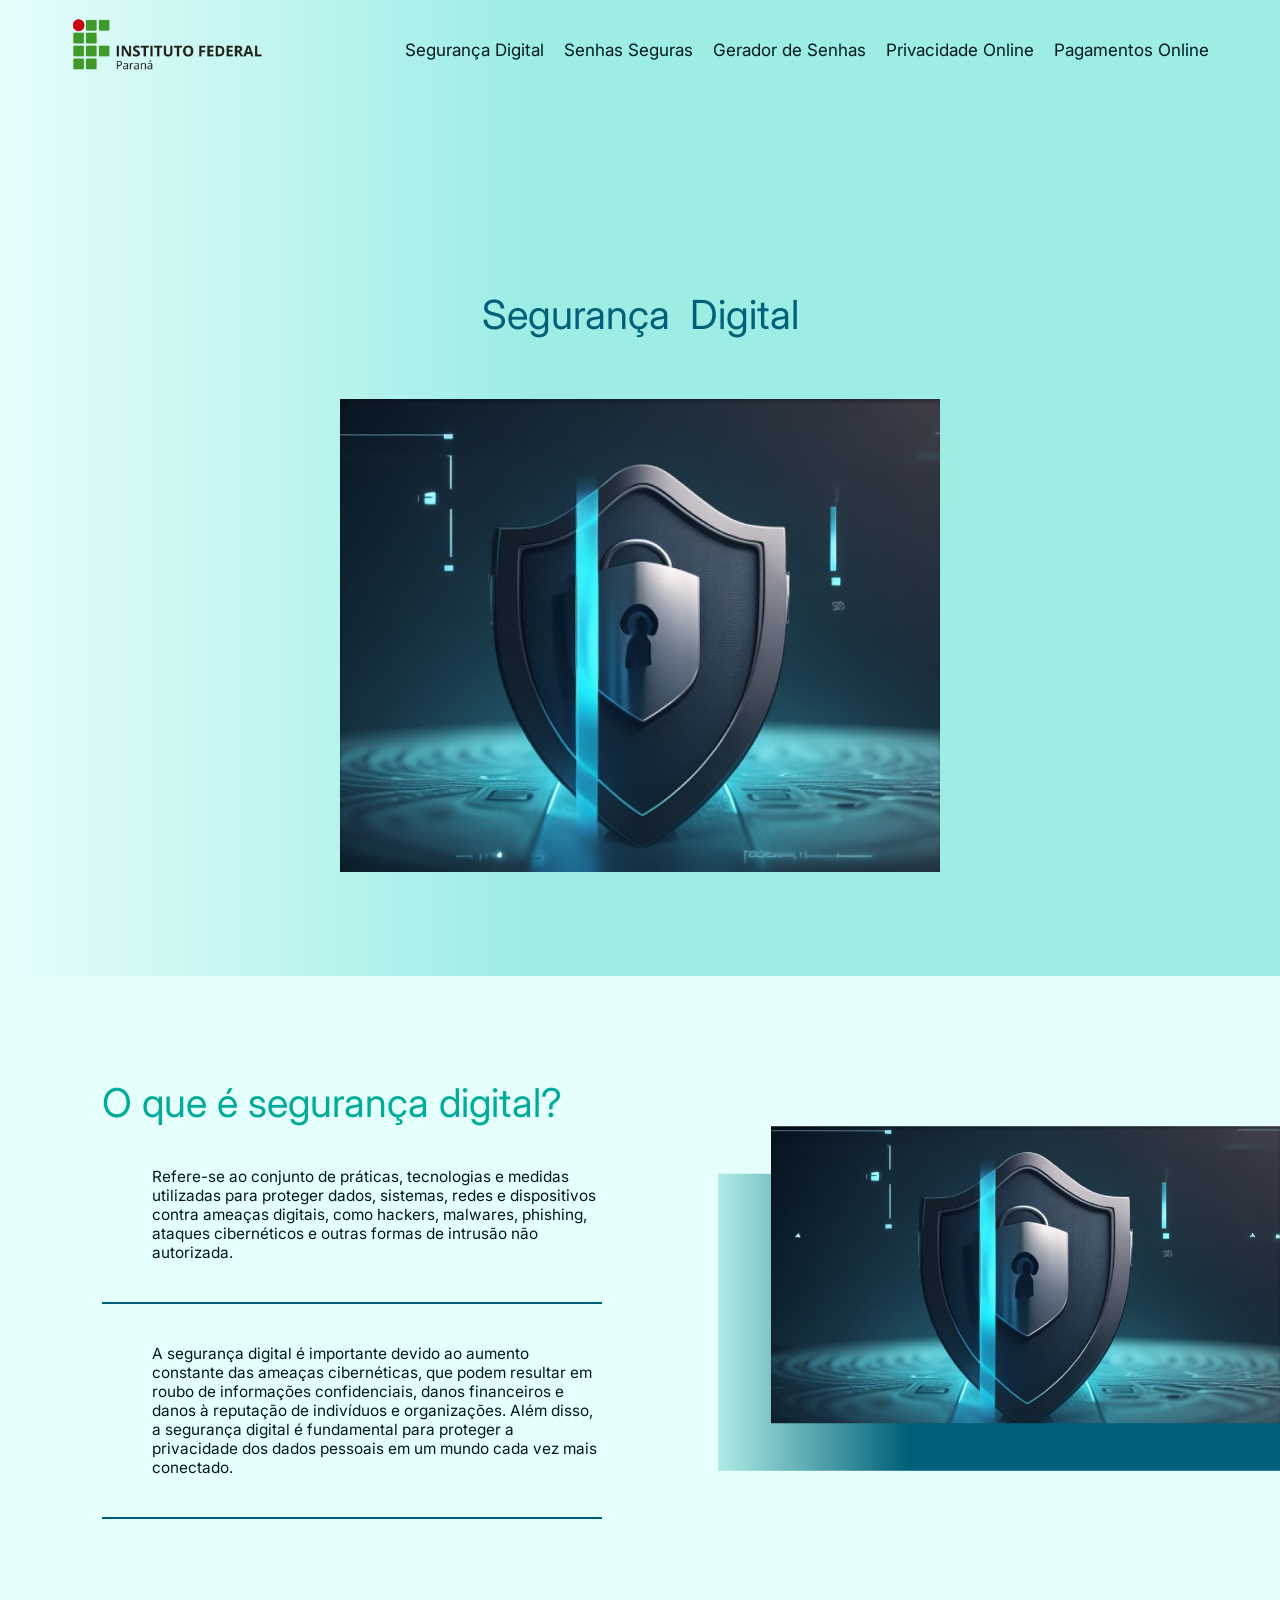
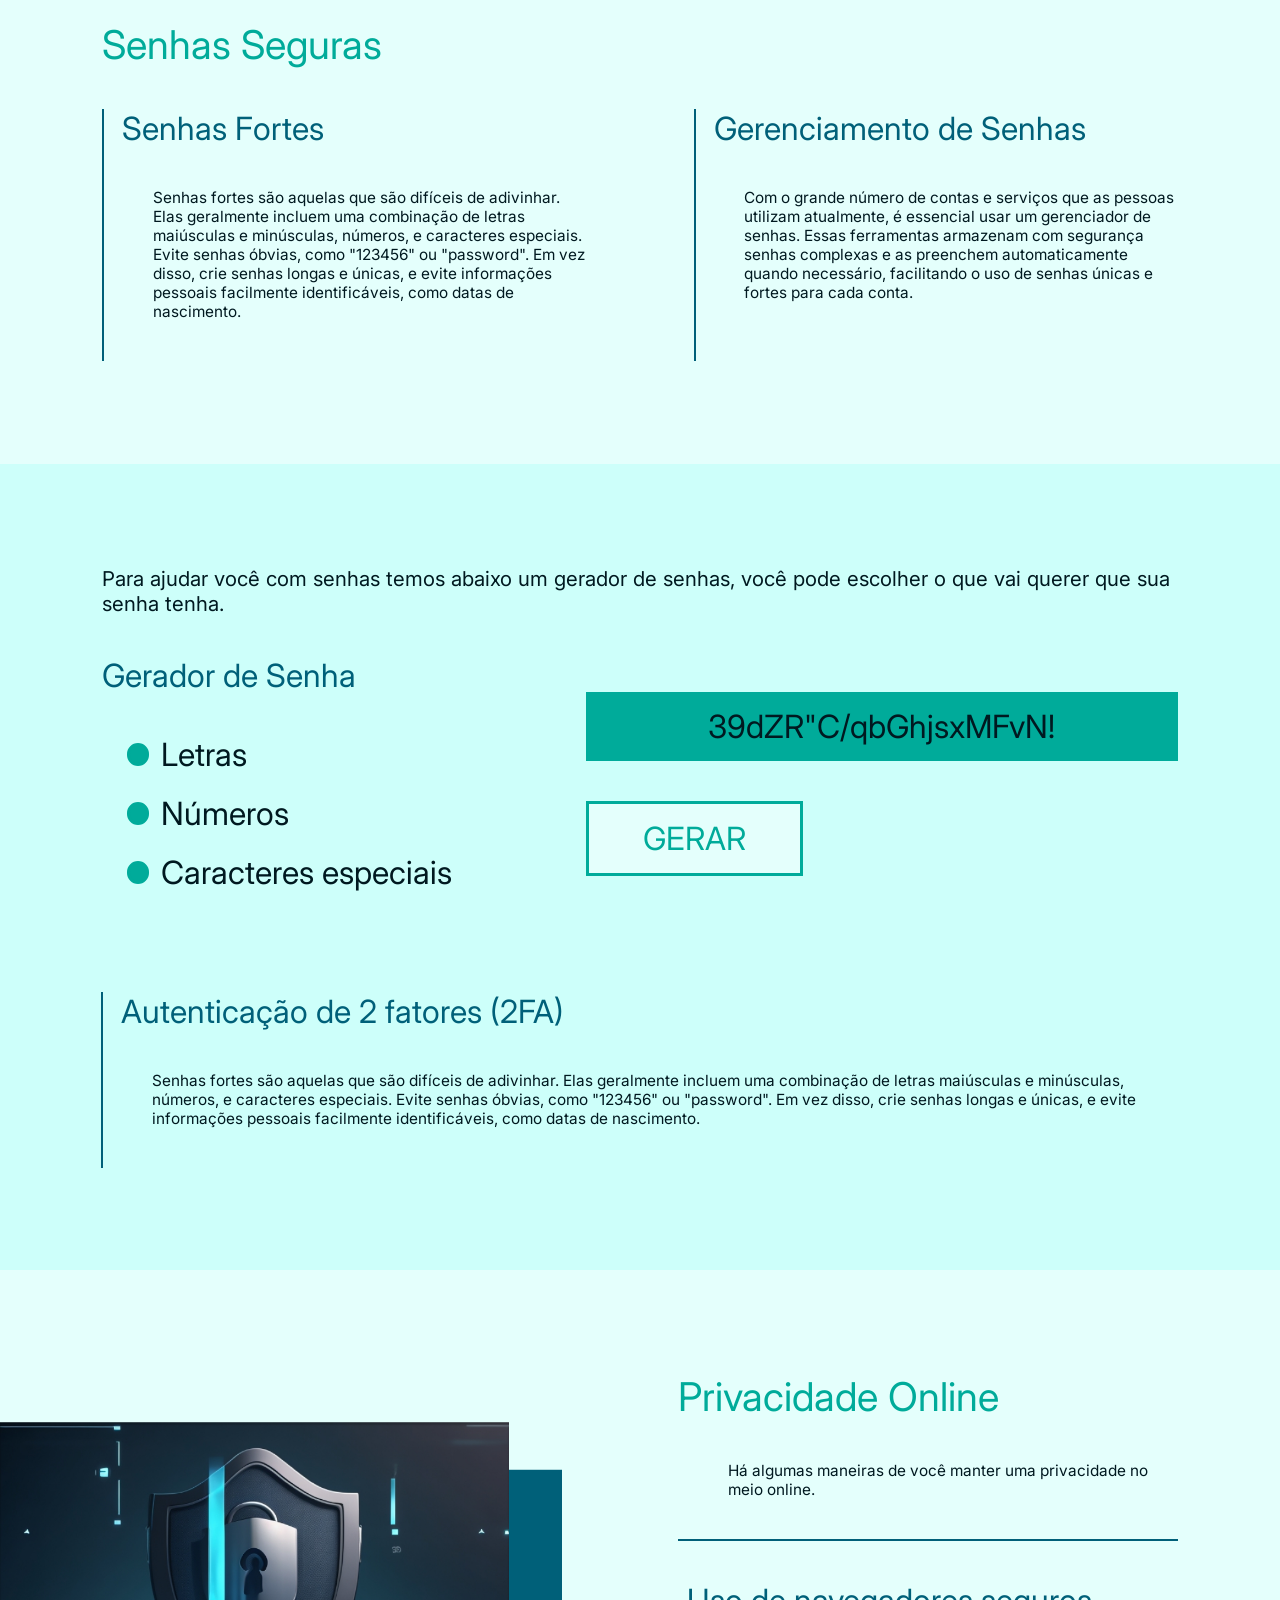
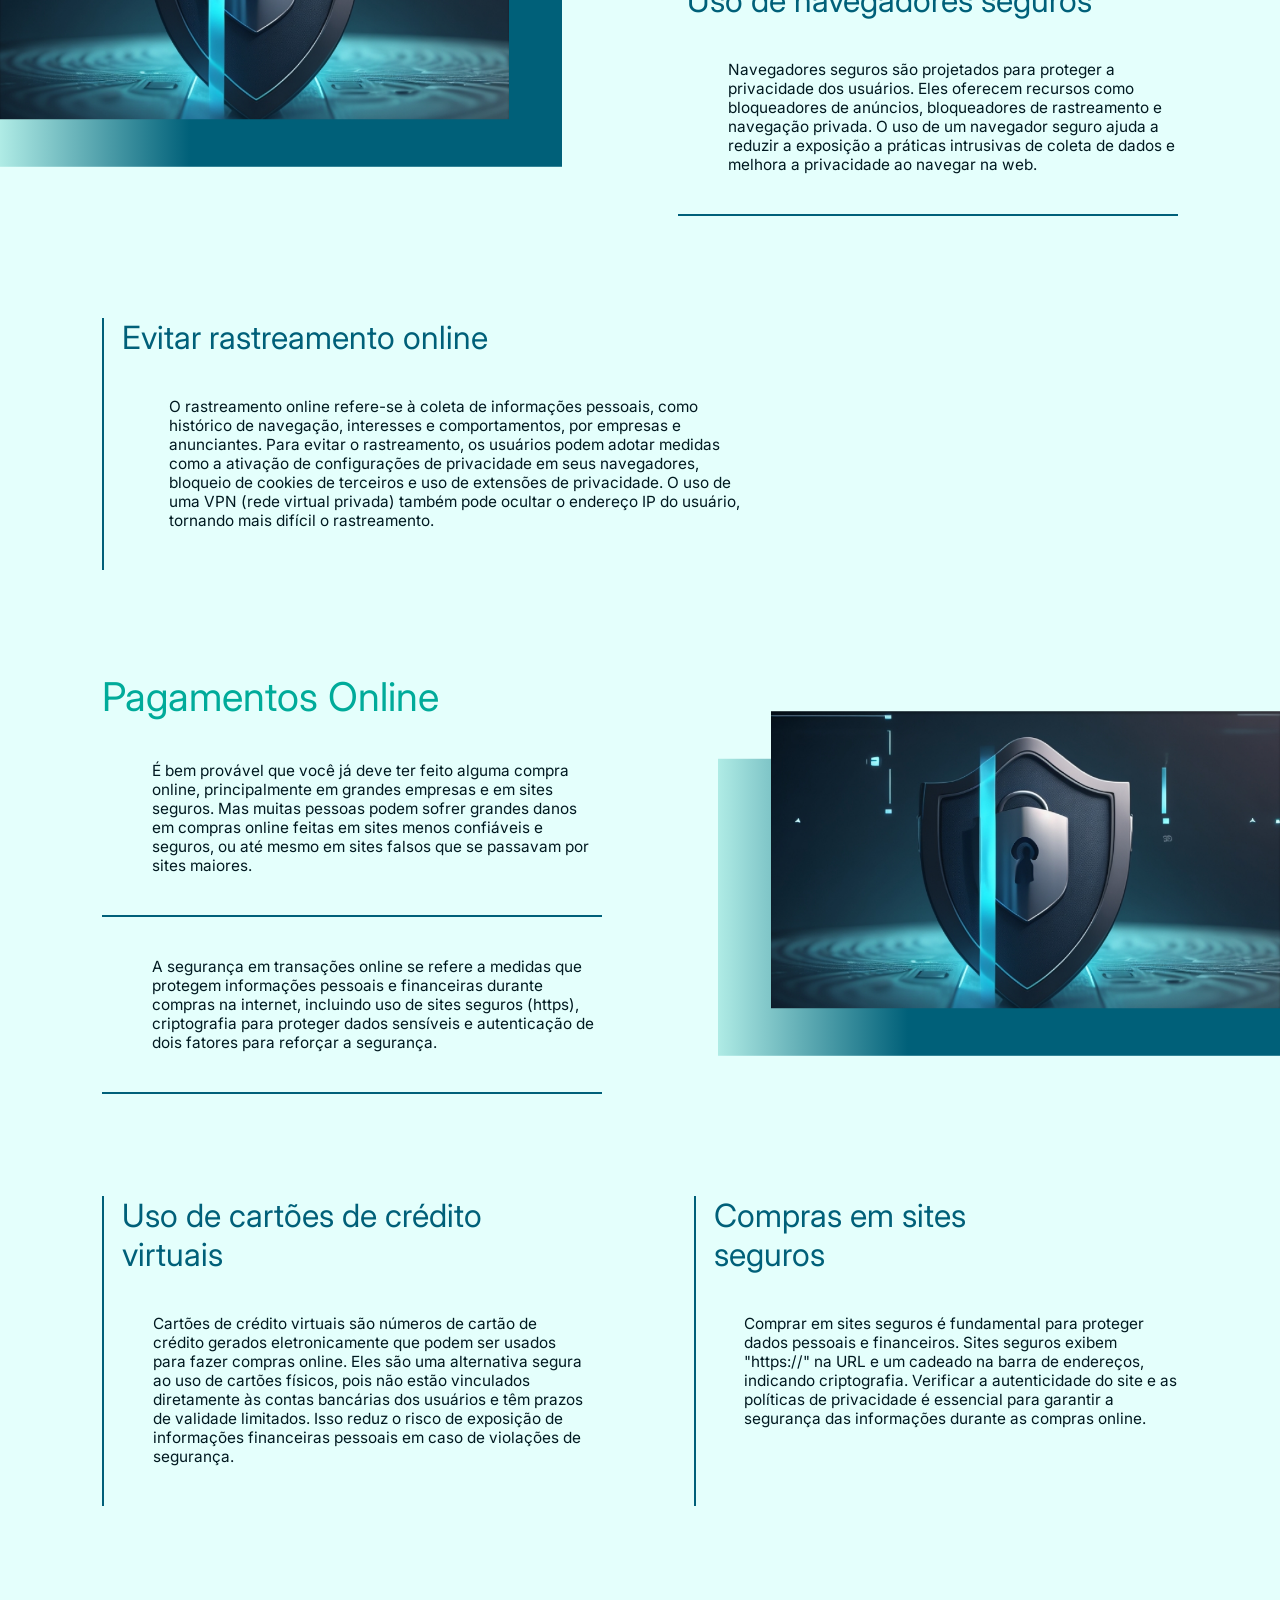
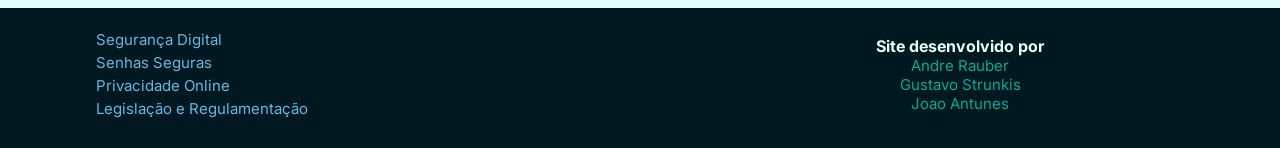
<file: projects/digital-security/index.html>
<!DOCTYPE html>
<html lang="en">
<head>
    <meta charset="UTF-8">
    <meta name="viewport" content="width=device-width, initial-scale=1.0">
    <title>Digital Security</title>
    <link rel="preconnect" href="https://fonts.googleapis.com">
<link rel="preconnect" href="https://fonts.gstatic.com" crossorigin>
<link href="https://fonts.googleapis.com/css2?family=Inter:wght@100;200;300;400;500;600;700;800;900&display=swap" rel="stylesheet">
    <link rel="stylesheet" href="style.css">
</head>
<body>
    <header class="header_1">
        <div class="div-flex-header">

            <div class="div-flex-header logo">
                <img src="imgs/logo.png" alt="IFPR">
            </div>
            
            <div id="nav" class="div-flex-header nav">
                <a href="#id_digitalSecurity_1">Segurança Digital</a>
                <a href="#id_senhasSeguras_1">Senhas Seguras</a>
                <a href="#id_geradorDeSenhas_1">Gerador de Senhas</a>
                <a href="#id_onlinePrivacy_1">Privacidade Online</a>
                <a href="#id_onlinePayments_1">Pagamentos Online</a>
            </div>
            <div id="header-cell" >
                <ul id="menu-hidden">
                    <li><a href="#">Página Inicial</a></li>
                    <li><a href="#">Sobre Nós</a></li>
                    <li><a href="#">Serviços</a></li>
                    <li><a href="#">Contato</a></li>
                </ul>
            </div>
            <button id="hidden-button" onclick="hiddenMenu()"> <img src="imgs/menu-icon.png" alt=""> </button>
        </div>
    </header>
    <section class="section-content-header">
        <div class="div-flex content">
            <div class="div-title">
                <h1> Segurança </h1>
                <h1> Digital </h1>
            </div>
            <div class="div-img">
                <img src="imgs/security.png" alt="Security">
            </div>
        </div>
    </section>

    <main class="div-flex-2 main-1">
        <section class="div-flex-2 o-que-e-seguranca-digital-1" id="id_digitalSecurity_1">
            <div class="div-flex-2 o-que-e-seguranca-digital-1-1">
                <div class="title-2 title-2-1">O que é segurança digital?</div>
                <div class="common-text-1 common-text-1-1">Refere-se ao conjunto de práticas, tecnologias e medidas utilizadas para proteger dados, sistemas, redes e dispositivos contra ameaças digitais, como hackers, malwares, phishing, ataques cibernéticos e outras formas de intrusão não autorizada.</div>
                <div class="hr_1"></div>
                <div class="common-text-1 common-text-1-1">A segurança digital é importante devido ao aumento constante das ameaças cibernéticas, que podem resultar em roubo de informações confidenciais, danos financeiros e danos à reputação de indivíduos e organizações. Além disso, a segurança digital é fundamental para proteger a privacidade dos dados pessoais em um mundo cada vez mais conectado.</div>
                <div class="hr_2"></div>
            </div>
            <div class="div-flex-2 o-que-e-seguranca-digital-1-2">
                <div class="div-img-2">
                    <img class="img-2" src="./imgs/security_2.png" />
                </div>
            </div>
        </section>
        <section class="div-flex-2 senhas-seguras-1" id="id_senhasSeguras_1">
            <div class="div-flex-2 div-title-2-1">
                <div class="title-2" id="title-2-1">Senhas Seguras</div>
            </div>
            <div class="div-flex-2 div-content-senhas-seguras-1">
                <div class="div-flex-2 senhas-seguras-1-1">
                    <div class="title-3" id="title-3-2">Senhas Fortes</div>
                    <div class="common-text-1 common-text-1-1">Senhas fortes são aquelas que são difíceis de adivinhar. Elas geralmente incluem uma combinação de letras maiúsculas e minúsculas, números, e caracteres especiais. Evite senhas óbvias, como "123456" ou "password". Em vez disso, crie senhas longas e únicas, e evite informações pessoais facilmente identificáveis, como datas de nascimento.</div>
                </div>
                <div class="div-flex-2 senhas-seguras-1-2">
                    <div class="title-3" id="title-3-2">Gerenciamento de Senhas</div>
                    <div class="common-text-1 common-text-1-1">Com o grande número de contas e serviços que as pessoas utilizam atualmente, é essencial usar um gerenciador de senhas. Essas ferramentas armazenam com segurança senhas complexas e as preenchem automaticamente quando necessário, facilitando o uso de senhas únicas e fortes para cada conta.</div>
                </div>
            </div>
        </section>
        <section class="div-flex-2 gerador-de-senhas-1" id="id_geradorDeSenhas_1">
            <div class="common-text-2 common-text-2-2">Para ajudar você com senhas temos abaixo um gerador de senhas, você pode escolher o que vai querer que sua senha tenha.</div>
            <div class="div-flex-2 div-content-gerador-de-senhas-1">
                <div class="div-flex-2 gerador-de-senhas-1-1">
                    <div class="title-3 title-3-1 title-3-3">Gerador de Senha</div>
                    <form class="div-flex-2 form_1">
                        <div class="div-flex-2 div-checkbox-1">
                            <div class="input-checkbox-1" id="checkbox_1"></div>
                            <label class="class-label-1">Letras</label>
                        </div>
                        <div class="div-flex-2 div-checkbox-1">
                            <div class="input-checkbox-1" id="checkbox_2"></div>
                            <label class="class-label-1">Números</label>
                        </div>
                        <div class="div-flex-2 div-checkbox-1">
                            <div class="input-checkbox-1" id="checkbox_3"></div>
                            <label class="class-label-1">Caracteres especiais</label>
                        </div>
                    </form>
                </div>
                <div class="div-flex-2 gerador-de-senhas-1-2">
                    <!-- <form class="div-flex-2 form_2"> -->
                        <!-- <div class="div-senha-1"> -->
                            <!-- <input type="text" id="id_output_password_1" class="output_password_1" value="ILUujk#%sdf&EWR$%N98" disabled /> -->
                            <div id="id_output_password_1" class="output_password_1" disabled>ILUujk#%sdf&EWR$%N98</div>
                            <!-- <span id="idIcon_1" class="fi fi-rr-eye-crossed cIcon_1"> -->
                        <!-- </div> -->
                        <!-- <input type="submit" id="id_generatePassword_1" class="submit_1" value="GERAR" /> -->
                        <div id="id_generatePassword_1" class="submit_1">GERAR</div>
                    <!-- </form> -->
                </div>
            </div>
            <div class="div-flex-2 gerador-de-senhas-1-3">
                <div class="title-3" id="title-3-3">Autenticação de 2 fatores (2FA)</div>
                <div class="common-text-1 common-text-1-2">Senhas fortes são aquelas que são difíceis de adivinhar. Elas geralmente incluem uma combinação de letras maiúsculas e minúsculas, números, e caracteres especiais. Evite senhas óbvias, como "123456" ou "password". Em vez disso, crie senhas longas e únicas, e evite informações pessoais facilmente identificáveis, como datas de nascimento.</div>
            </div>
        </section>
        <section class="div-flex-2 o-que-e-seguranca-digital-2" id="id_onlinePrivacy_1">
            <div class="div-flex-2 o-que-e-seguranca-digital-2-1">
                <div class="title-2 title-2-1">Privacidade Online</div>
                <div class="common-text-1 common-text-1-1">Há algumas maneiras de você manter uma privacidade no meio online.</div>
                <div class="hr_1"></div>
                <div class="title-3 title-3-1">Uso de navegadores seguros</div>
                <div class="common-text-1 common-text-1-1">Navegadores seguros são projetados para proteger a privacidade dos usuários. Eles oferecem recursos como bloqueadores de anúncios, bloqueadores de rastreamento e navegação privada. O uso de um navegador seguro ajuda a reduzir a exposição a práticas intrusivas de coleta de dados e melhora a privacidade ao navegar na web.</div>
                <div class="hr_2"></div>
            </div>
            <div class="div-flex-2 o-que-e-seguranca-digital-2-2">
                <div class="div-img-3">
                    <img class="img-2" src="./imgs/security_2.png" />
                </div>
            </div>
        </section>
        <section class="div-flex-2 senhas-seguras-1 senhas-seguras-2" id="id_onlinePrivacy_2">
            <div class="div-flex-2 div-content-senhas-seguras-1 div-content-senhas-seguras-2">
                <div class="div-flex-2 senhas-seguras-1-1 senhas-seguras-2-1">
                    <div class="title-3" id="title-3-2">Evitar rastreamento online</div>
                    <div class="common-text-1 common-text-1-1">O rastreamento online refere-se à coleta de informações pessoais, como histórico de navegação, interesses e comportamentos, por empresas e anunciantes. Para evitar o rastreamento, os usuários podem adotar medidas como a ativação de configurações de privacidade em seus navegadores, bloqueio de cookies de terceiros e uso de extensões de privacidade. O uso de uma VPN (rede virtual privada) também pode ocultar o endereço IP do usuário, tornando mais difícil o rastreamento.</div>
                </div>
            </div>
        </section>
        <section class="div-flex-2 o-que-e-seguranca-digital-1" id="id_onlinePayments_1">
            <div class="div-flex-2 o-que-e-seguranca-digital-1-1">
                <div class="title-2 title-2-1">Pagamentos Online</div>
                <div class="common-text-1 common-text-1-1">É bem provável que você já deve ter feito alguma compra online, principalmente em grandes empresas e em sites seguros. Mas muitas pessoas podem sofrer grandes danos em compras online feitas em sites menos confiáveis e seguros, ou até mesmo em sites falsos que se passavam por sites maiores.</div>
                <div class="hr_1"></div>
                <div class="common-text-1 common-text-1-1">A segurança em transações online se refere a medidas que protegem informações pessoais e financeiras durante compras na internet, incluindo uso de sites seguros (https), criptografia para proteger dados sensíveis e autenticação de dois fatores para reforçar a segurança.</div>
                <div class="hr_2"></div>
            </div>
            <div class="div-flex-2 o-que-e-seguranca-digital-1-2">
                <div class="div-img-2">
                    <img class="img-2" src="./imgs/security_2.png" />
                </div>
            </div>
        </section>
        <section class="div-flex-2 senhas-seguras-1" id="id_onlinePayments_2">
            <div class="div-flex-2 div-content-senhas-seguras-1">
                <div class="div-flex-2 senhas-seguras-1-1">
                    <div class="title-3" id="title-3-2">Uso de cartões de crédito virtuais</div>
                    <div class="common-text-1 common-text-1-1">Cartões de crédito virtuais são números de cartão de crédito gerados eletronicamente que podem ser usados para fazer compras online. Eles são uma alternativa segura ao uso de cartões físicos, pois não estão vinculados diretamente às contas bancárias dos usuários e têm prazos de validade limitados. Isso reduz o risco de exposição de informações financeiras pessoais em caso de violações de segurança.</div>
                </div>
                <div class="div-flex-2 senhas-seguras-1-2">
                    <div class="title-3" id="title-3-2">Compras em sites <br /> seguros</div>
                    <div class="common-text-1 common-text-1-1">Comprar em sites seguros é fundamental para proteger dados pessoais e financeiros. Sites seguros exibem "https://" na URL e um cadeado na barra de endereços, indicando criptografia. Verificar a autenticidade do site e as políticas de privacidade é essencial para garantir a segurança das informações durante as compras online.</div>
                </div>
            </div>
        </section>
    </main>

    <footer>
        <div class="footer">
            
            <div class="div-flex">
                <div class="links-footer">
                <a href="">Segurança Digital</a>
                <a href="">Senhas Seguras</a>
                <a href="">Privacidade Online</a>
                <a href="">Legislação e Regulamentação</a>
            </div>
            <div class="div-flex dev">
                <div class="dev-footer">
                    <h3> Site desenvolvido por </h3>
                    <p>Andre Rauber</p>
                    <p>Gustavo Strunkis</p>
                    <p>Joao Antunes</p>
                </div>
                <div class="dev-footer">
                    <h3> Conteudo por</h3>
                    <p>Gustavo Lazzarin</p>
                    <p>Lucas Rosa</p>
                    <p>Raissa Bonfim</p>
                </div>
            </div>
            <div class="img-footer">
                <img src="./imgs/footer_2.png" alt="IFPR">
            </div>
            </div>
        </div>
    </footer>
    <script>

        
        function hiddenMenu() {
            const menuEscondido = document.getElementById('header-cell');
            if(menuEscondido.style.display == 'none') {
                menuEscondido.style.display = 'block';
            } else {
                menuEscondido.style.display = 'none';
            }
        }

        /* var el1 = document.querySelector("#header-cell");

        el1.innerHTML += "Opa"; */
        

    </script>
    <script src="./scripts/a1.js"></script>
</body>
</html>
</file>
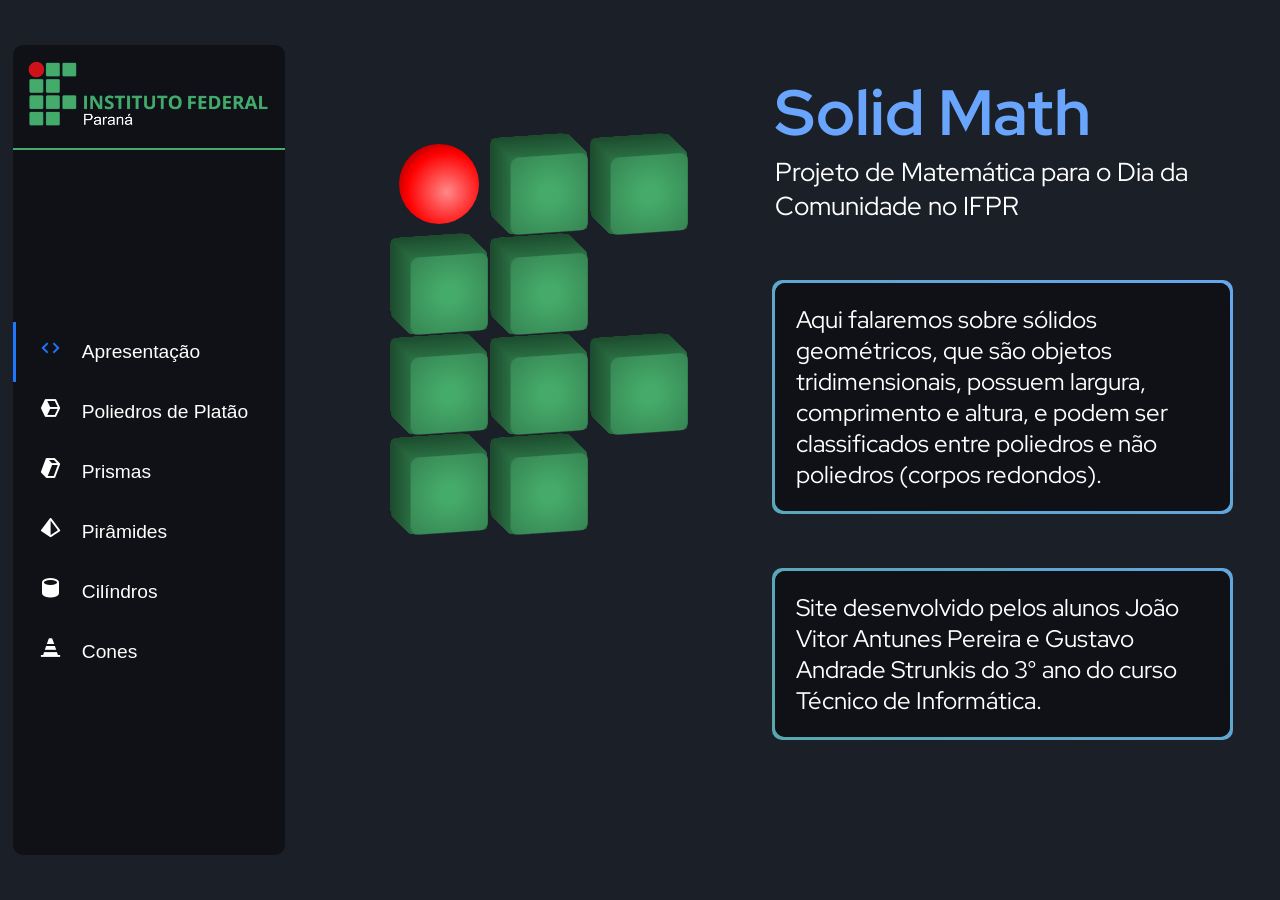
<file: projects/SolidMath/index.html>
<!DOCTYPE html>
<html lang="pt-br">
    <head>
        <meta charset="UTF-8">
        <meta name="viewport" content="width=device-width, initial-scale=1.0">
        <link href="./styles/a1.css" rel="stylesheet" />
        <link rel="preconnect" href="https://fonts.googleapis.com">
        <link rel="preconnect" href="https://fonts.gstatic.com" crossorigin>
        <link href="https://fonts.googleapis.com/css2?family=Red+Hat+Display:ital,wght@0,300;0,400;0,500;0,600;0,700;0,800;0,900;1,300;1,400;1,500;1,600;1,700;1,800;1,900&family=Roboto:wght@100;700&display=swap" rel="stylesheet">
        <link href='https://unpkg.com/boxicons@2.1.4/css/boxicons.min.css' rel='stylesheet'>
        <title>SolidMath</title>
    </head>
    <body>
        <main class="main_1">
            <div class="barra_lateral">
                <div id="logoIFdiv">
                    <div id="bx-menu-container">
                        <i class='bx bx-menu'></i>
                        <span>Recolher Menu</span>
                    </div>
                    <a href="https://ifpr.edu.br" target="_blank"><img src="imagens/LogoIF0semfundoVerLetBranc.png" id="logoIF" alt=""></a>
                </div>
                <div class="ty_container">
                    <div id="item_1" class="ty_item" style="--s: 1;" onclick="ty_item_onClick(this.id);"><i class='bx bx-code' id="icon_1"></i><span>Apresentação</span></div>
                    <div id="item_2" class="ty_item" style="--s: 0;" onclick="ty_item_onClick(this.id);"><i class='bx bxs-cube-alt' id="icon_2"></i><span>Poliedros de Platão</span></div>
                    <div id="item_3" class="ty_item" style="--s: 0;" onclick="ty_item_onClick(this.id);"><i class='bx bxs-cuboid' id="icon_3"></i><span>Prismas</span></div>
                    <div id="item_4" class="ty_item" style="--s: 0;" onclick="ty_item_onClick(this.id);"><i class='bx bxs-pyramid' id="icon_4"></i><span>Pirâmides</span></div>
                    <div id="item_5" class="ty_item" style="--s: 0;" onclick="ty_item_onClick(this.id);"><i class='bx bxs-cylinder' id="icon_5"></i><span>Cilíndros</span></div>
                    <div id="item_6" class="ty_item" style="--s: 0;" onclick="ty_item_onClick(this.id);"><i class='bx bxs-traffic-cone' id="icon_6"></i><span>Cones</span></div>
                </div>
            </div>
            <div class="iframe_conteiner">
                <iframe class="iframe" src="./home/home.html"></iframe>
            </div>
        </main>
        
        <script src="./scripts/a1.js"></script>
    </body>
</html>
</file>
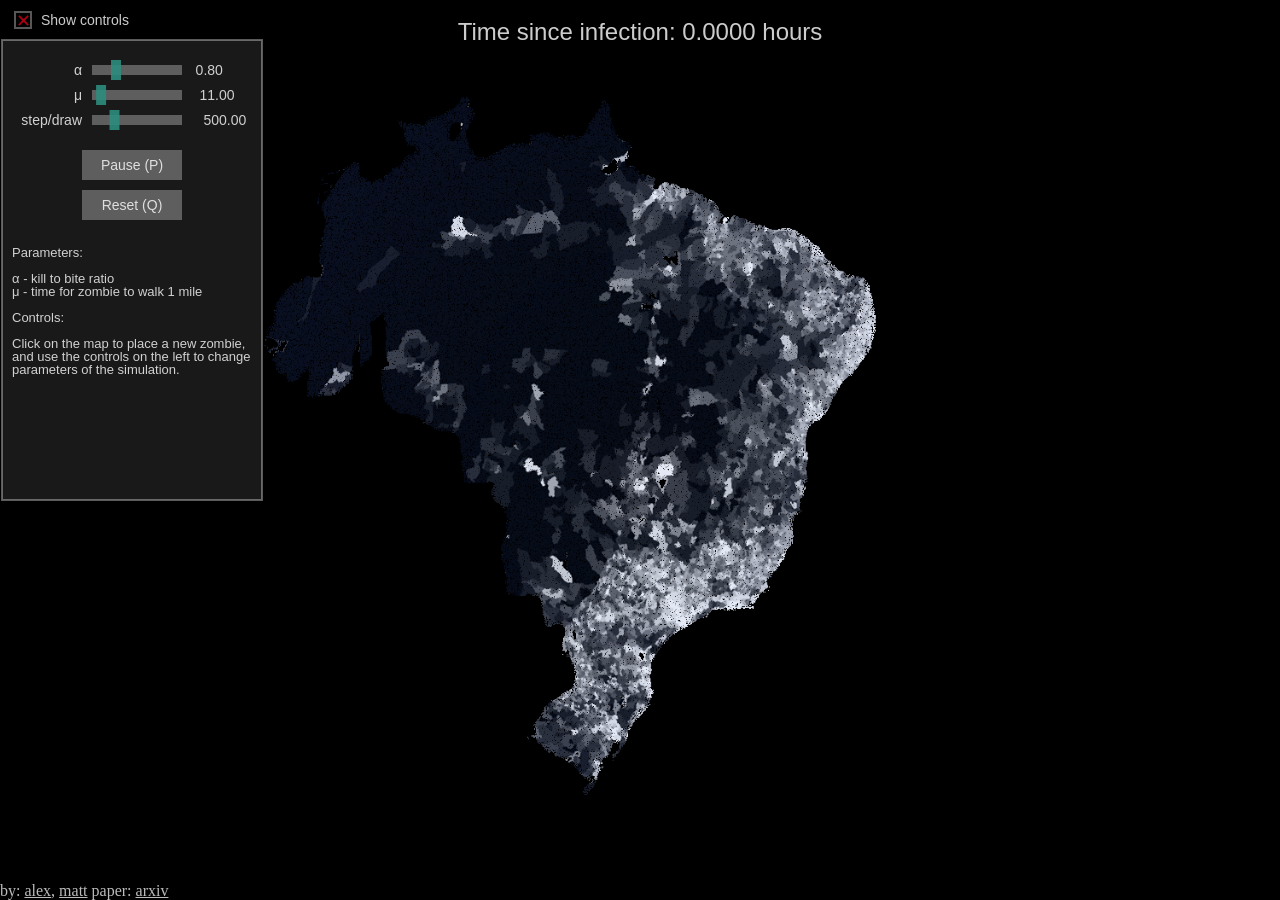
<file: projects/zombies-brazil/v1/index.html>
<html>
    <head>
        <meta content="text/html;charset=utf-8" http-equiv="Content-Type">
        <meta content="utf-8" http-equiv="encoding">
        <script src="js/util.js?v=0"></script>
        <script src="js/underscore-min.js?v=0"></script>
        <script src="js/uikit.js?v=0"></script>
        <script src="js/binaryheap.js?v=0"></script>
        <script src="js/simulation.js?v=0"></script>
        <script src="js/zombies.js?v=0"></script>
        <title>zombies-brazil</title>
        <style>
            html, body {
                width:  100%;
                height: 100%;
                margin: 0px;
                overflow: hidden;
                display: block;
            }
            #link {
                position: absolute;
                bottom: 0px;
                left: 0px;
                color: #bbb;
            }

            #link a {
                color: #bbb;
            }
        </style>
    </head>

    <body>
        <canvas id='map' height=1 width=1></canvas>
        <div id='link'>by: <a href='http://pages.physics.cornell.edu/~aalemi/'>alex</a>, <a href='http://hey.runat.me/'>matt</a>  paper: <a href='http://arxiv.org/abs/1503.01104'>arxiv</a></div>
    </body>
    <script>
        (function(i,s,o,g,r,a,m){i['GoogleAnalyticsObject']=r;i[r]=i[r]||function(){
        (i[r].q=i[r].q||[]).push(arguments)},i[r].l=1*new Date();a=s.createElement(o),
        m=s.getElementsByTagName(o)[0];a.async=1;a.src=g;m.parentNode.insertBefore(a,m)
        })(window,document,'script','//www.google-analytics.com/analytics.js','ga');

        ga('create', 'UA-38463781-7', 'mattbierbaum.github.io');
        ga('send', 'pageview');
    </script>
</html>
</file>
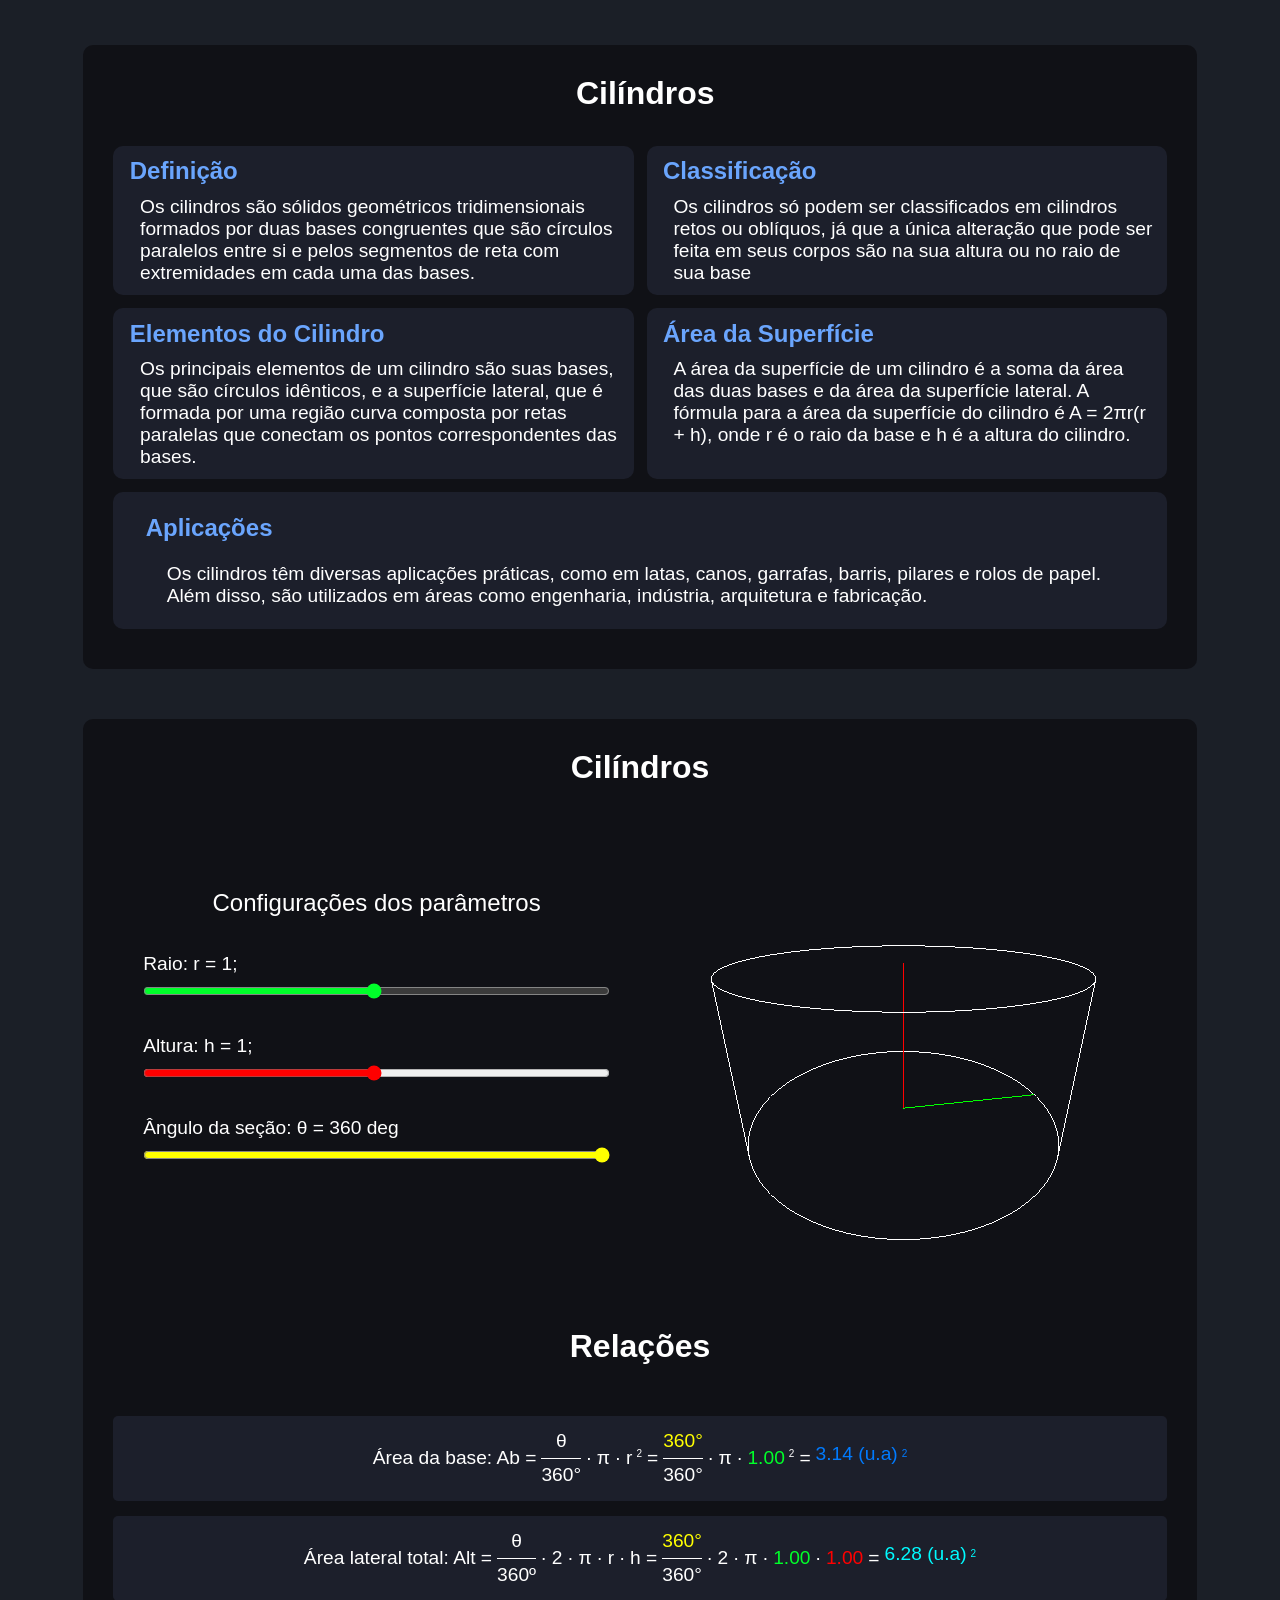
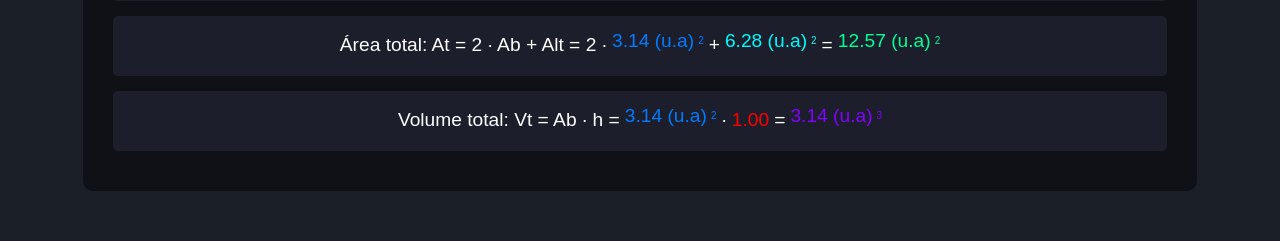
<file: projects/SolidMath/cilindros/cilindros_1.html>
<!DOCTYPE html>
<html lang="pt-br">
    <head>
        <meta charset="UTF-8">
        <meta name="viewport" content="width=device-width, initial-scale=1.0">
        <link href="../styles/a1.css" rel="stylesheet" />
        <title>SolidMath</title>
    </head>
    <body>
        <div class="main_2">
            <div class="obj_conteiner_2 cilindros">
                <div class="obj_title_1">Cilíndros</div>
                <div id="cilindrosDef" class="divsDefs">
                    <h2>Definição</h2>
                    <p>Os cilindros são sólidos geométricos tridimensionais formados por duas bases congruentes que são círculos paralelos entre si e pelos segmentos de reta com extremidades em cada uma das bases.</p>
                </div>
                <div id="cilindrosClass" class="divsDefs">
                    <h2>Classificação</h2>
                    <p>Os cilindros só podem ser classificados em cilindros retos ou oblíquos, já que a única alteração que pode ser feita em seus corpos são na sua altura ou no raio de sua base</p>
                </div>
                <div id="cilindrosElementos" class="divsDefs">
                    <h2>Elementos do Cilindro</h2>
                    <p>Os principais elementos de um cilindro são suas bases, que são círculos idênticos, e a superfície lateral, que é formada por uma região curva composta por retas paralelas que conectam os pontos correspondentes das bases.</p>
                </div>
                <div id="cilindrosSuperficie" class="divsDefs">
                    <h2>Área da Superfície</h2>
                    <p>A área da superfície de um cilindro é a soma da área das duas bases e da área da superfície lateral. A fórmula para a área da superfície do cilindro é A = 2πr(r + h), onde r é o raio da base e h é a altura do cilindro.</p>
                </div>
                <div id="cilindrosAplicacoes" class="divsDefs">
                    <h2>Aplicações</h2>
                    <p>Os cilindros têm diversas aplicações práticas, como em latas, canos, garrafas, barris, pilares e rolos de papel. Além disso, são utilizados em áreas como engenharia, indústria, arquitetura e fabricação.</p>
                </div>
            </div>
            <div class="obj_conteiner_1">
                <div class="obj_title_1">Cilíndros</div>
                <div class="content_conteiner_1">
                    <div class="config_1">
                        <div class="config_content_conteiner_items_1">
                            <div class="config_title_1">Configurações dos parâmetros</div>
                            <br />
                            <br />
                            <div id="idLabel_1" class="label_1">Raio da base: r = 1</div>
                            <input id="idRange_1" type="range" class="inp_raio_2" min="1" max="100" value="50" />
                            <br />
                            <br />
                            <div id="idLabel_2" class="label_1">Altura: h = 1</div>
                            <input id="idRange_2" type="range" class="inp_h_1" min="1" max="100" value="50" />
                            <br />
                            <br />
                            <div id="idLabel_3" class="label_1">Ângulo da seção: θ = 360 deg</div>
                            <input id="idRange_3" type="range" class="inp_an_1" min="1" max="360" value="360" />
                        </div>
                    </div>
                    <div id="idD3_viewer_1" class="d3_viewer_1"></div>
                </div>
                <div class="values_conteiner_1">
                    <div class="values_title_1">Relações</div>
                    <div id="idOutLabel_1" class="outLabels_1">Área da base: Ab = <s></s><frac1><num1>θ</num1><div class="bar_1"></div><di1>360°</di1></frac1><s></s> ∙ π ∙ r<power_1>2</power_1><s></s>= <s></s><frac1><num1><th1_1></th1_1></num1><div class="bar_1"></div><di1>360°</di1></frac1><s></s> ∙ π ∙ <s></s><r1_1></r1_1><power_1>2</power_1><s></s>=<s></s><Ab1_1></Ab1_1></div>
                    <div id="idOutLabel_2" class="outLabels_1">Área lateral total: Alt = <s></s><frac1><num1>θ</num1><div class="bar_1"></div><di1>360º</di1></frac1><s></s> ∙ 2 ∙ π ∙ r ∙ h = <s></s><frac1><num1><th1_1></th1_1></num1><div class="bar_1"></div><di1>360°</di1></frac1><s></s> ∙ 2 ∙ π ∙ <s></s><r1_1></r1_1><s></s> ∙ <s></s><h1_1></h1_1><s></s>=<s></s><Alt1_1></Alt1_1></div>
                    <div id="idOutLabel_3" class="outLabels_1">Área total: At = 2 ∙ Ab + Alt = 2 ∙ <s></s><Ab1_1></Ab1_1><s></s> + <s></s><Alt1_1></Alt1_1><s></s> = <s></s><At1_1></At1_1></div>
                    <div id="idOutLabel_4" class="outLabels_1">Volume total: Vt = Ab ∙ h = <s></s><Ab1_1></Ab1_1><s></s> ∙ <s></s><h1_1></h1_1><s></s> = <s></s><Vt1_1></Vt1_1></div>
                </div>
            </div>
        </div>
        <script src="../three/build/three.js"></script>
        <script src="../scripts/cilindros_1.js"></script>
    </body>
</html>
</file>
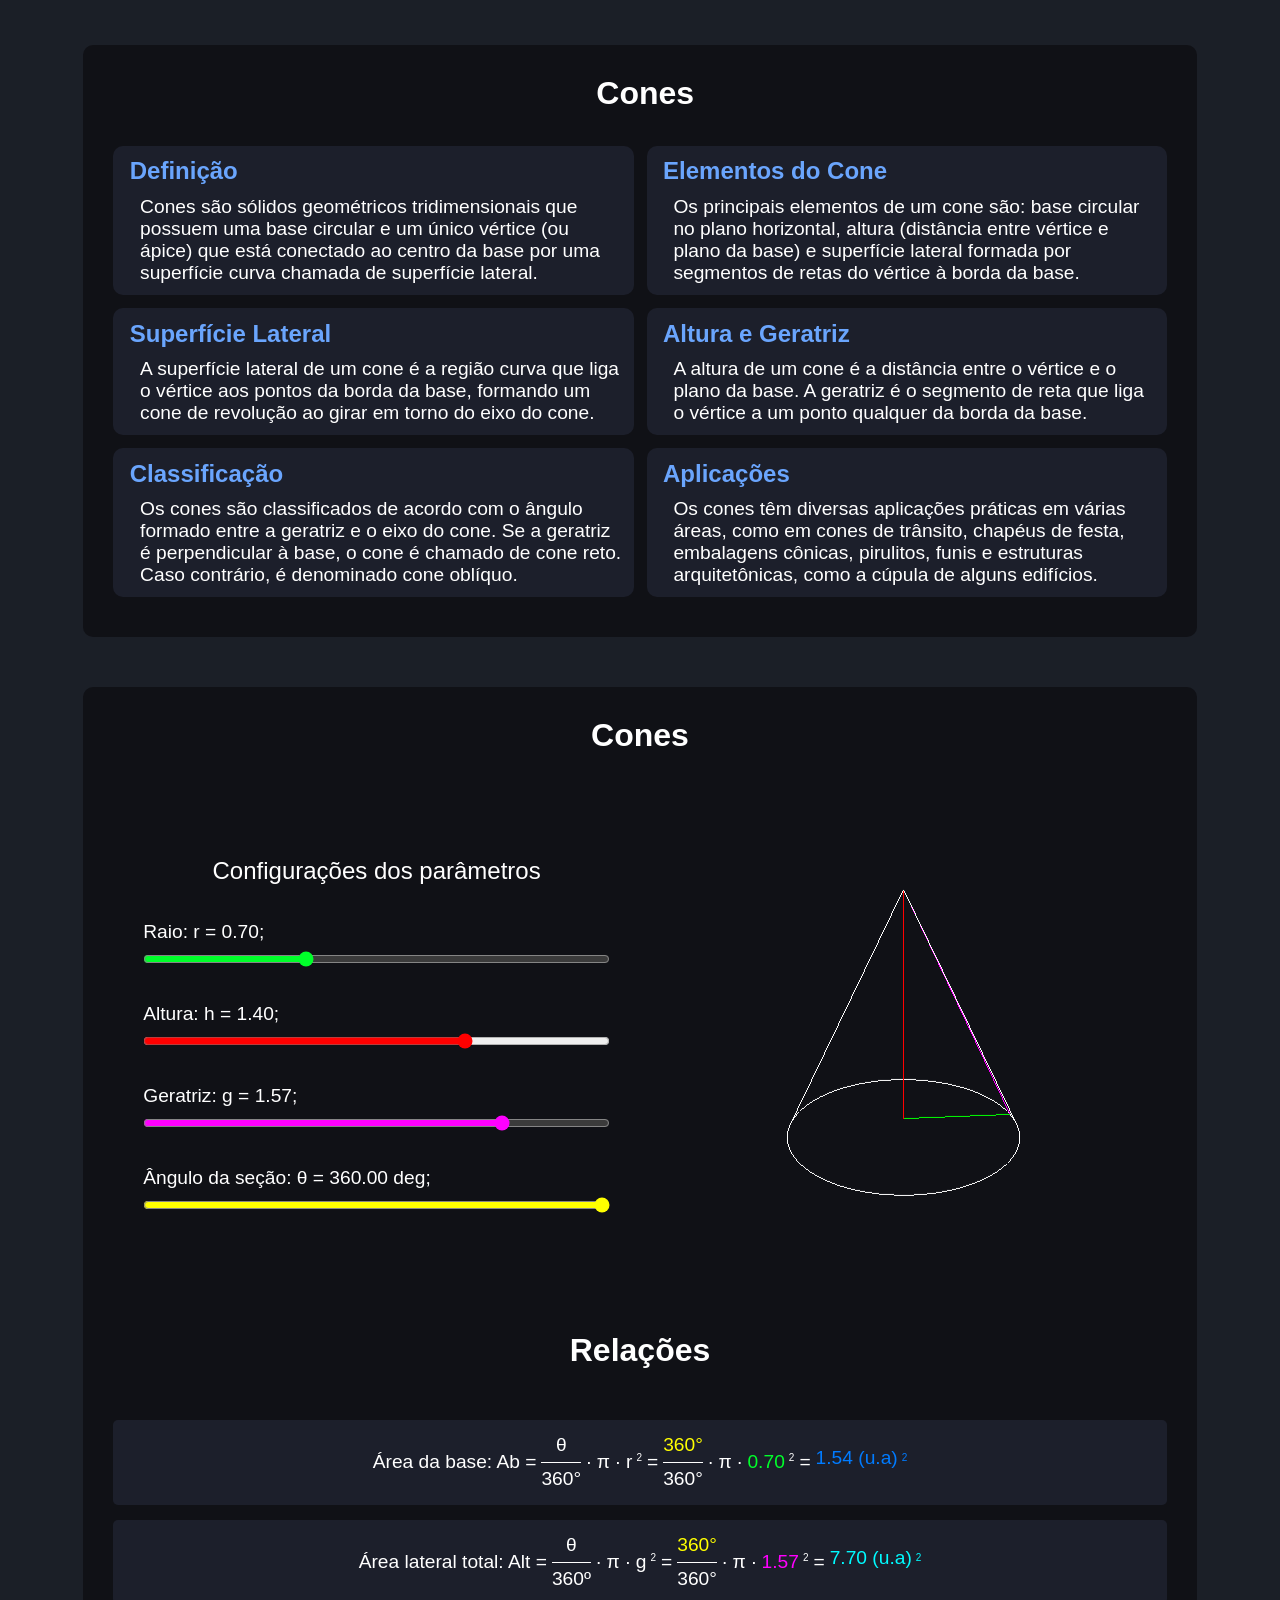
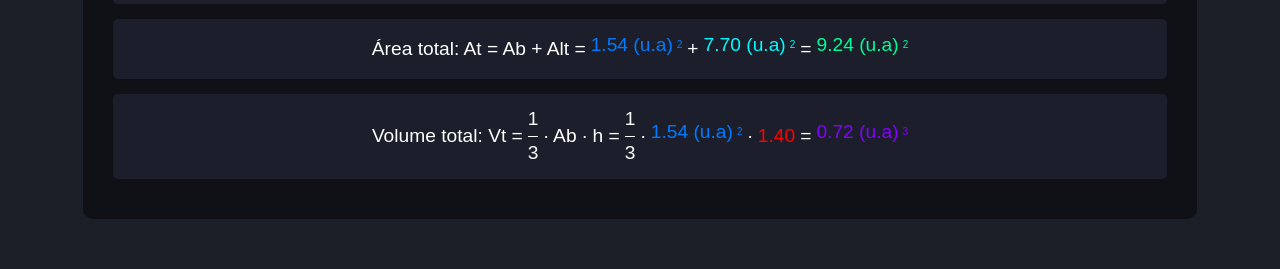
<file: projects/SolidMath/cones/cones_1.html>
<!DOCTYPE html>
<html lang="pt-br">
    <head>
        <meta charset="UTF-8">
        <meta name="viewport" content="width=device-width, initial-scale=1.0">
        <link href="../styles/a1.css" rel="stylesheet" />
        <title>SolidMath</title>
    </head>
    <body>
        <div class="main_2">
                <div class="obj_conteiner_2 cones">
                    <div class="obj_title_1">Cones</div>
                    <div id="conesDef" class="divsDefs">
                        <h2>Definição</h2>
                        <p>Cones são sólidos geométricos tridimensionais que possuem uma base circular e um único vértice (ou ápice) que está conectado ao centro da base por uma superfície curva chamada de superfície lateral.</p>
                    </div>
                    <div id="conesElementos" class="divsDefs">
                        <h2>Elementos do Cone</h2>
                        <p>Os principais elementos de um cone são: base circular no plano horizontal, altura (distância entre vértice e plano da base) e superfície lateral formada por segmentos de retas do vértice à borda da base.</p>
                    </div>
                    <div id="conesSuperficie" class="divsDefs">
                        <h2>Superfície Lateral</h2>
                        <p>A superfície lateral de um cone é a região curva que liga o vértice aos pontos da borda da base, formando um cone de revolução ao girar em torno do eixo do cone.</p>
                    </div>
                    <div id="conesAltura" class="divsDefs">
                        <h2>Altura e Geratriz</h2>
                        <p>A altura de um cone é a distância entre o vértice e o plano da base. A geratriz é o segmento de reta que liga o vértice a um ponto qualquer da borda da base.</p>
                    </div>
                    <div id="conesClass" class="divsDefs">
                        <h2>Classificação</h2>
                        <p>Os cones são classificados de acordo com o ângulo formado entre a geratriz e o eixo do cone. Se a geratriz é perpendicular à base, o cone é chamado de cone reto. Caso contrário, é denominado cone oblíquo.</p>
                    </div>
                    <div id="conesAplicacoes" class="divsDefs">
                        <h2>Aplicações</h2>
                        <p>Os cones têm diversas aplicações práticas em várias áreas, como em cones de trânsito, chapéus de festa, embalagens cônicas, pirulitos, funis e estruturas arquitetônicas, como a cúpula de alguns edifícios.</p>
                    </div>
                </div>
                <div class="obj_conteiner_1">
                <div class="obj_title_1">Cones</div>
                <div class="content_conteiner_1">
                    <div class="config_1">
                        <div class="config_content_conteiner_items_1">
                            <div class="config_title_1">Configurações dos parâmetros</div>
                            <br />
                            <br />
                            <div id="idLabel_1" class="label_1">Raio da base: r = 1</div>
                            <input id="idRange_1" type="range" class="inp_raio_2" min="1" max="100" value="35" />
                            <br />
                            <br />
                            <div id="idLabel_2" class="label_1">Altura: h = 1</div>
                            <input id="idRange_2" type="range" class="inp_h_1" min="1" max="100" value="70" />
                            <br />
                            <br />
                            <div id="idLabel_4" class="label_1">Geratriz: g = 1</div>
                            <input id="idRange_4" type="range" class="inp_Lb_1" min="1" max="100" value="50" />
                            <br />
                            <br />
                            <div id="idLabel_3" class="label_1">Ângulo da seção: θ = 360 deg</div>
                            <input id="idRange_3" type="range" class="inp_an_1" min="1" max="360" value="360" />
                        </div>
                    </div>
                    <div id="idD3_viewer_1" class="d3_viewer_1"></div>
                </div>
                <br />
                <br />
                <div class="values_conteiner_1">
                    <div class="values_title_1">Relações</div>
                    <div id="idOutLabel_1" class="outLabels_1">Área da base: Ab = <s></s><frac1><num1>θ</num1><div class="bar_1"></div><di1>360°</di1></frac1><s></s> ∙ π ∙ r<power_1>2</power_1><s></s>= <s></s><frac1><num1><th1_1></th1_1></num1><div class="bar_1"></div><di1>360°</di1></frac1><s></s> ∙ π ∙ <s></s><r1_1></r1_1><power_1>2</power_1><s></s>=<s></s><Ab1_1></Ab1_1></div>
                    <div id="idOutLabel_2" class="outLabels_1">Área lateral total: Alt = <s></s><frac1><num1>θ</num1><div class="bar_1"></div><di1>360º</di1></frac1><s></s> ∙ π ∙ g<power_1>2</power_1><s></s> = <s></s><frac1><num1><th1_1></th1_1></num1><div class="bar_1"></div><di1>360°</di1></frac1><s></s> ∙ π ∙ <s></s><g1_1></g1_1><power_1>2</power_1><s></s>=<s></s><Alt1_1></Alt1_1></div>
                    <div id="idOutLabel_3" class="outLabels_1">Área total: At = Ab + Alt = <s></s><Ab1_1></Ab1_1><s></s> + <s></s><Alt1_1></Alt1_1><s></s> = <s></s><At1_1></At1_1></div>
                    <div id="idOutLabel_4" class="outLabels_1">Volume total: Vt = <s></s><frac1><num1>1</num1><div class="bar_1"></div><di1>3</di1></frac1><s></s> ∙ Ab ∙ h = <s></s><frac1><num1>1</num1><div class="bar_1"></div><di1>3</di1></frac1><s></s> ∙  <s></s><Ab1_1></Ab1_1><s></s> ∙ <s></s><h1_1></h1_1><s></s> = <s></s><Vt1_1></Vt1_1></div>
                </div>
            </div>
        </div>
        <script src="../three/build/three.js"></script>
        <script src="../scripts/cones_1.js"></script>
    </body>
</html>
</file>
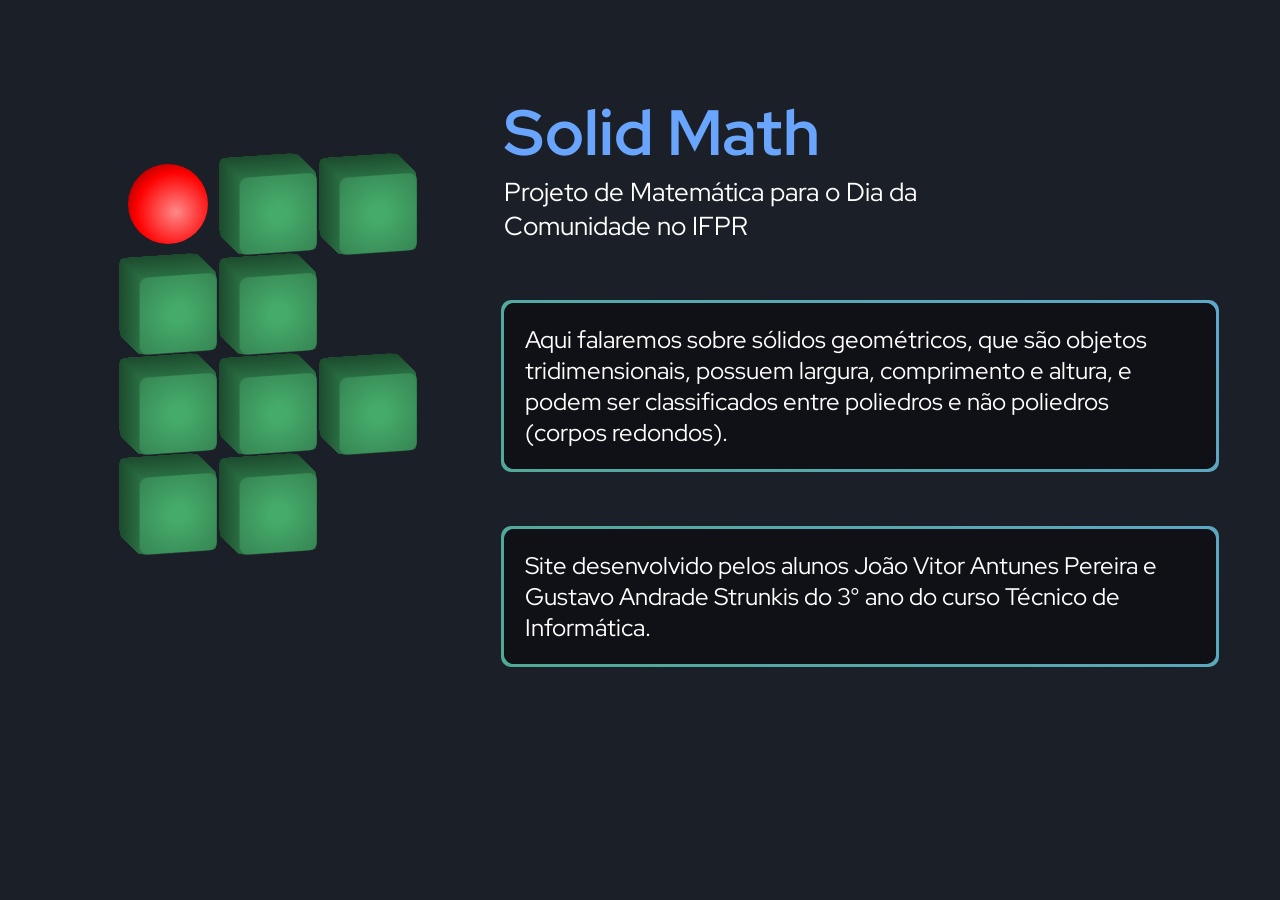
<file: projects/SolidMath/home/home.html>
<!DOCTYPE html>
<html lang="en">
<head>
    <meta charset="UTF-8">
    <meta name="viewport" content="width=device-width, initial-scale=1.0">
    <link href="../styles/a1.css" rel="stylesheet" />
    <link rel="preconnect" href="https://fonts.googleapis.com">
    <link rel="preconnect" href="https://fonts.gstatic.com" crossorigin>
    <link href="https://fonts.googleapis.com/css2?family=Red+Hat+Display:ital,wght@0,300;0,400;0,500;0,600;0,700;0,800;0,900;1,300;1,400;1,500;1,600;1,700;1,800;1,900&family=Roboto:wght@100;700&display=swap" rel="stylesheet">
    <title>SolidMath</title>
</head>
<body>
    <div class="main_2" id="mainApresentacao">
        <div class="divApresentacao">
            <div id="logo" class="container">
                <div class="cardLogo" name="card1" id="sphereDiv">
                </div>
                <div class="cardLogo box" name="card2">
                    <div class="cube">
                        <div class="cube-side"></div>
                        <div class="cube-side"></div>
                        <div class="cube-side"></div>
                        <div class="cube-side"></div>
                        <div class="cube-side"></div>
                        <div class="cube-side"></div>
                        <div class="cube-side internal"></div>
                    </div>
                </div>
                <div class="cardLogo" name="card3">
                    <div class="cube">
                        <div class="cube-side"></div>
                        <div class="cube-side"></div>
                        <div class="cube-side"></div>
                        <div class="cube-side"></div>
                        <div class="cube-side"></div>
                        <div class="cube-side"></div>
                        <div class="cube-side internal"></div>
                    </div>
                </div>
                <div class="cardLogo" name="card4">
                    <div class="cube">
                        <div class="cube-side"></div>
                        <div class="cube-side"></div>
                        <div class="cube-side"></div>
                        <div class="cube-side"></div>
                        <div class="cube-side"></div>
                        <div class="cube-side"></div>
                        <div class="cube-side internal"></div>
                    </div>
                </div>
                <div class="cardLogo" name="card5">
                    <div class="cube">
                        <div class="cube-side"></div>
                        <div class="cube-side"></div>
                        <div class="cube-side"></div>
                        <div class="cube-side"></div>
                        <div class="cube-side"></div>
                        <div class="cube-side"></div>
                        <div class="cube-side internal"></div>
                    </div>
                </div>
                <br>
                <div class="cardLogo" name="card6">
                    <div class="cube">
                        <div class="cube-side"></div>
                        <div class="cube-side"></div>
                        <div class="cube-side"></div>
                        <div class="cube-side"></div>
                        <div class="cube-side"></div>
                        <div class="cube-side"></div>
                        <div class="cube-side internal"></div>
                    </div>
                </div>
                <div class="cardLogo" name="card7">
                    <div class="cube">
                        <div class="cube-side"></div>
                        <div class="cube-side"></div>
                        <div class="cube-side"></div>
                        <div class="cube-side"></div>
                        <div class="cube-side"></div>
                        <div class="cube-side"></div>
                        <div class="cube-side internal"></div>
                    </div>
                </div>
                <div class="cardLogo" name="card8">
                    <div class="cube">
                        <div class="cube-side"></div>
                        <div class="cube-side"></div>
                        <div class="cube-side"></div>
                        <div class="cube-side"></div>
                        <div class="cube-side"></div>
                        <div class="cube-side"></div>
                        <div class="cube-side internal"></div>
                    </div>
                </div>
                <div class="cardLogo" name="card9">
                    <div class="cube">
                        <div class="cube-side"></div>
                        <div class="cube-side"></div>
                        <div class="cube-side"></div>
                        <div class="cube-side"></div>
                        <div class="cube-side"></div>
                        <div class="cube-side"></div>
                        <div class="cube-side internal"></div>
                    </div>
                </div>
                <div class="cardLogo" name="card10">
                    <div class="cube">
                        <div class="cube-side"></div>
                        <div class="cube-side"></div>
                        <div class="cube-side"></div>
                        <div class="cube-side"></div>
                        <div class="cube-side"></div>
                        <div class="cube-side"></div>
                        <div class="cube-side internal"></div>
                    </div>
                </div>
            </div>
            <div id="apresentacao">
                <!-- <div class="sobre initCards">
                    <p>Este projeto foi feito para o Dia da Comunidade no IFPR.</p>
                    <p>Ele é um projeto de Matemática sobre sólidos geométricos, que são objetos tridimensionais, possuem largura, comprimento e altura, e podem ser classificados entre poliedros e não poliedros (corpos redondos).</p>
                </div>
                <div class="prod initCards">
                    <p>Ele foi desenvolvido pelos alunos João Vitor e Gustavo Andrade do 3° Ano de curso Técnico de Informática</p>
                </div> -->
                <div class="titulo">
                    <h2>Solid Math</h2>
                    <p>Projeto de Matemática para o Dia da Comunidade no IFPR</p>
                </div>
                <div class="borderInitCards">
                    <div class="sobre initCards">
                        <p>Aqui falaremos sobre sólidos geométricos, que são objetos tridimensionais, possuem largura, comprimento e altura, e podem ser classificados entre poliedros e não poliedros (corpos redondos).</p>
                    </div>
                </div>
                <div class="borderInitCards">
                    <div class="prod initCards">
                        <p>Site desenvolvido pelos alunos João Vitor Antunes Pereira e Gustavo Andrade Strunkis do 3° ano do curso Técnico de Informática.</p>
                    </div>
                </div>
            </div>
        </div>
    </div>
    <!-- <script src="../scripts/a1.js"></script> -->
</body>
</html>
</file>
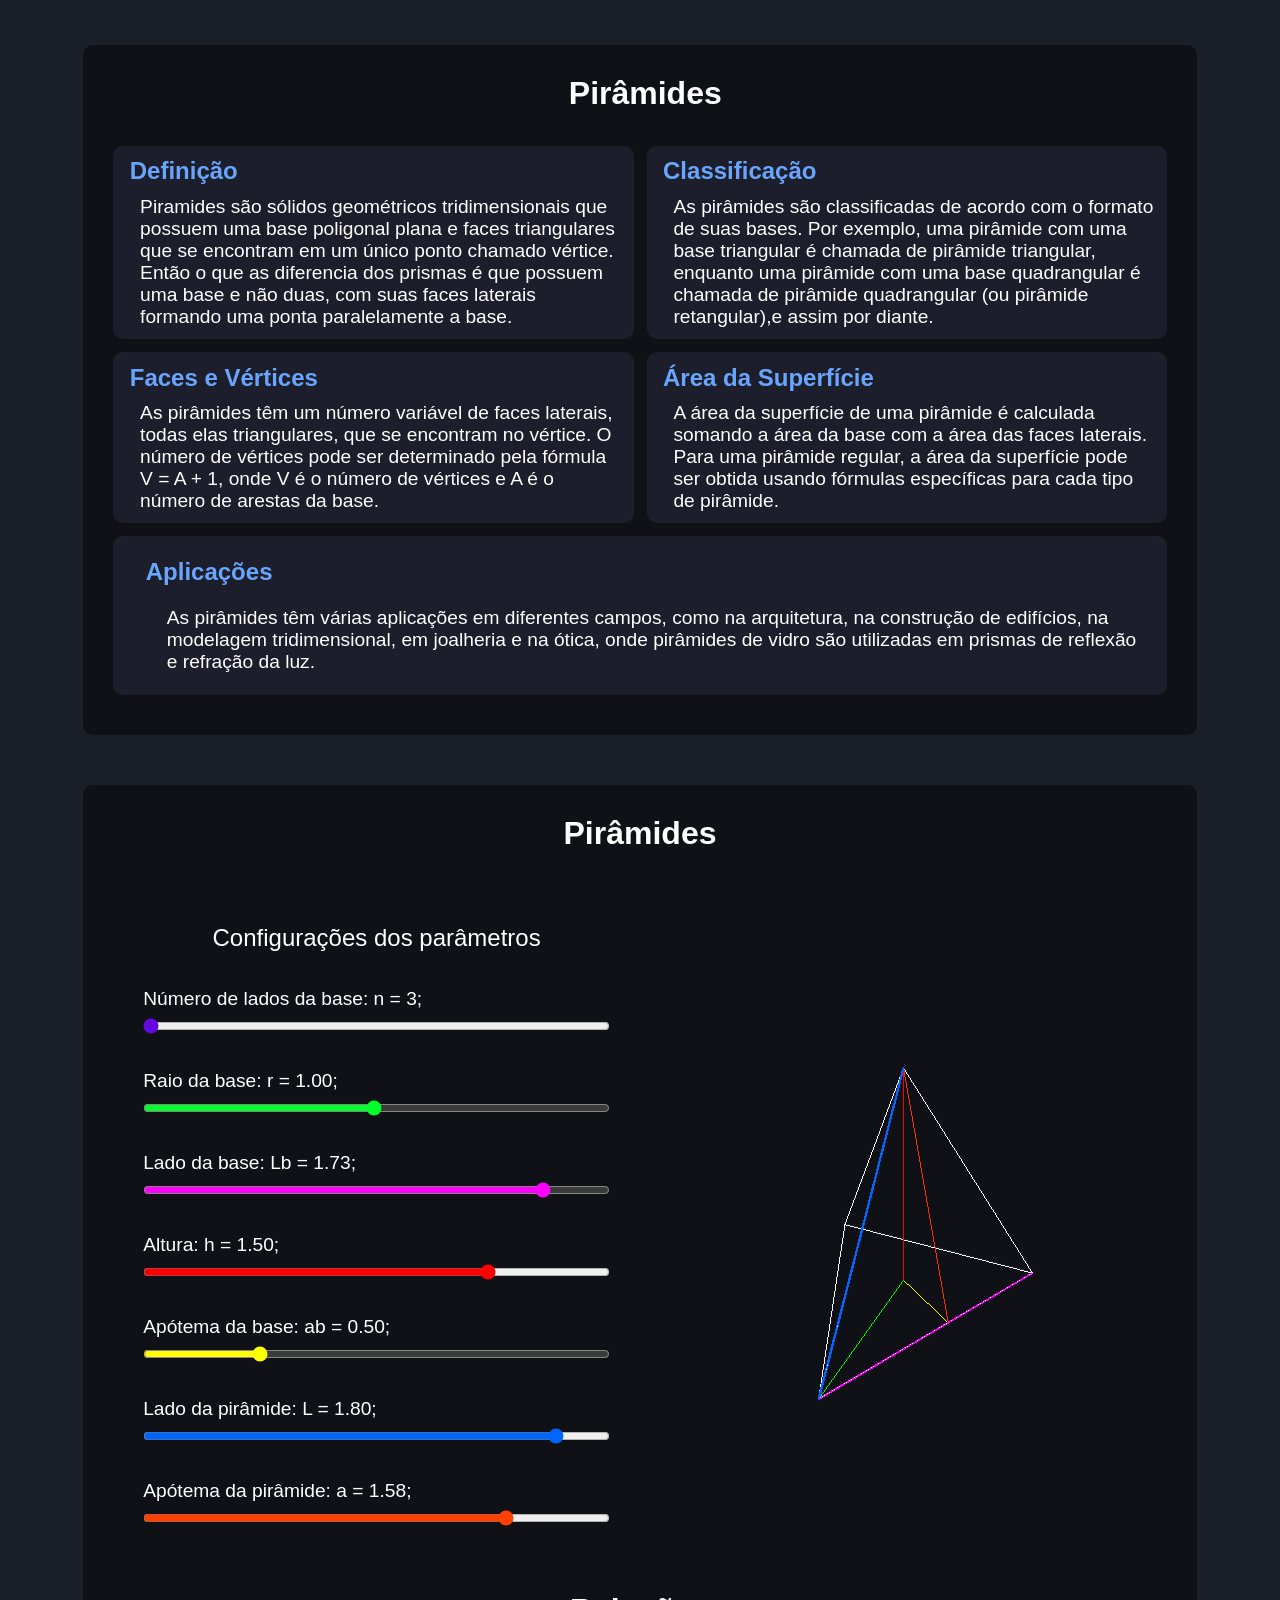
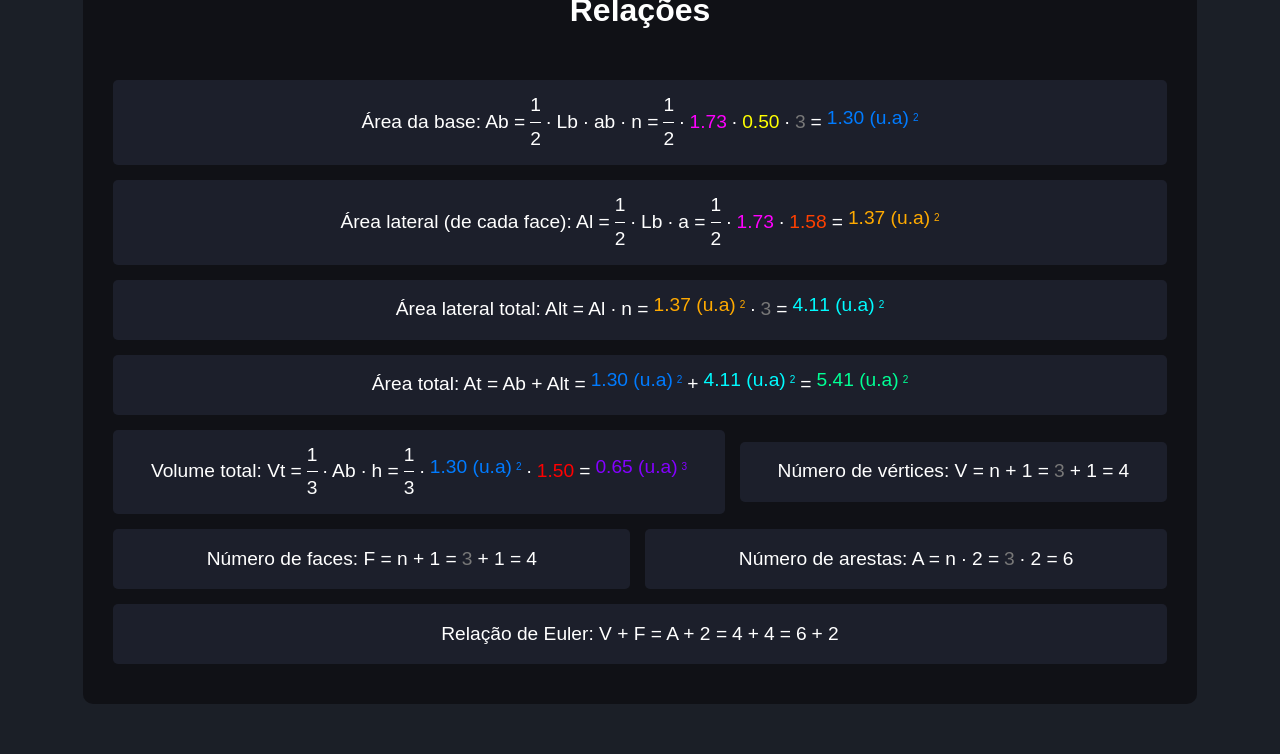
<file: projects/SolidMath/piramides/piramides_1.html>
<!DOCTYPE html>
<html lang="pt-br">
    <head>
        <meta charset="UTF-8">
        <meta name="viewport" content="width=device-width, initial-scale=1.0">
        <link href="../styles/a1.css" rel="stylesheet" />
        <title>SolidMath</title>
    </head>
    <body>
        <div class="main_2">
            <div class="obj_conteiner_2 piramides">
                <div class="obj_title_1">Pirâmides</div>
                <div id="piramidesDef" class="divsDefs">
                    <h2>Definição</h2>
                    <p>Piramides são sólidos geométricos tridimensionais que possuem uma base poligonal plana e faces triangulares que se encontram em um único ponto chamado vértice. Então o que as diferencia dos prismas é que possuem uma base e não duas, com suas faces laterais formando uma ponta paralelamente a base.</p>
                </div>
                <div id="piramidesClass" class="divsDefs">
                    <h2>Classificação</h2>
                    <p>As pirâmides são classificadas de acordo com o formato de suas bases. Por exemplo, uma pirâmide com uma base triangular é chamada de pirâmide triangular, enquanto uma pirâmide com uma base quadrangular é chamada de pirâmide quadrangular (ou pirâmide retangular),e assim por diante.</p>
                </div>
                <div id="piramidesFacesVertices" class="divsDefs">
                    <h2>Faces e Vértices</h2>
                    <p>As pirâmides têm um número variável de faces laterais, todas elas triangulares, que se encontram no vértice. O número de vértices pode ser determinado pela fórmula V = A + 1, onde V é o número de vértices e A é o número de arestas da base.</p>
                </div>
                <div id="piramidesSuperficie" class="divsDefs">
                    <h2>Área da Superfície</h2>
                    <p>A área da superfície de uma pirâmide é calculada somando a área da base com a área das faces laterais. Para uma pirâmide regular, a área da superfície pode ser obtida usando fórmulas específicas para cada tipo de pirâmide.</p>
                </div>
                <div id="piramidesAplicacoes" class="divsDefs">
                    <h2>Aplicações</h2>
                    <p>As pirâmides têm várias aplicações em diferentes campos, como na arquitetura, na construção de edifícios, na modelagem tridimensional, em joalheria e na ótica, onde pirâmides de vidro são utilizadas em prismas de reflexão e refração da luz.</p>
                </div>
            </div>
            <div class="obj_conteiner_1">
                <div class="obj_title_1">Pirâmides</div>
                <div class="content_conteiner_1">
                    <div class="config_1">
                        <div class="config_content_conteiner_items_1">
                            <div class="config_title_1">Configurações dos parâmetros</div>
                            <br />
                            <br />
                            <div id="idLabel_1" class="label_1">Número de lados da base: n = 1;</div>
                            <input id="idRange_1" type="range" class="inp_raio_1" min="3" max="20" value="3" />
                            <br />
                            <br />
                            <div id="idLabel_2" class="label_1">Raio da base: r = 1;</div>
                            <input id="idRange_2" type="range" class="inp_raio_2" min="1" max="100" value="50" />
                            <br />
                            <br />
                            <div id="idLabel_4" class="label_1">Lado da base: Lb = 1;</div>
                            <input id="idRange_4" type="range" class="inp_Lb_1" min="1" max="100" value="50" />
                            <br />
                            <br />
                            <div id="idLabel_3" class="label_1">Altura: h = 1;</div>
                            <input id="idRange_3" type="range" class="inp_h_1" min="1" max="100" value="75" />
                            <br />
                            <br />
                            <div id="idLabel_5" class="label_1">Apótema da base: ab = 1;</div>
                            <input id="idRange_5" type="range" class="inp_ab_1" min="1" max="100" value="50" />
                            <br />
                            <br />
                            <div id="idLabel_6" class="label_1">Lado da pirâmide: L = 1;</div>
                            <input id="idRange_6" type="range" class="inp_L_1" min="1" max="100" value="50" />
                            <br />
                            <br />
                            <div id="idLabel_7" class="label_1">Apótema da pirâmide: a = 1;</div>
                            <input id="idRange_7" type="range" class="inp_a_1" min="1" max="100" value="50" />
                        </div>
                    </div>
                    <div id="idD3_viewer_1" class="d3_viewer_1"></div>
                </div>
                <br />
                <br />
                <div class="values_conteiner_1">
                    <div class="values_title_1">Relações</div>
                    <div id="idOutLabel_1" class="outLabels_1">Área da base: Ab = <s></s><frac1><num1>1</num1><div class="bar_1"></div><di1>2</di1></frac1><s></s> ∙ Lb ∙ ab ∙ n = <s></s><frac1><num1>1</num1><div class="bar_1"></div><di1>2</di1></frac1><s></s> ∙ <s></s><Lb1_1></Lb1_1><s></s> ∙ <s></s><ab_1></ab_1><s></s> ∙ <s></s><n1_1></n1_1><s></s>=<s></s><Ab1_1></Ab1_1></div>
                    <div id="idOutLabel_5" class="outLabels_1">Área lateral (de cada face): Al = <s></s><frac1><num1>1</num1><div class="bar_1"></div><di1>2</di1></frac1><s></s> ∙ Lb ∙ a = <s></s><frac1><num1>1</num1><div class="bar_1"></div><di1>2</di1></frac1><s></s> ∙ <s></s><Lb1_1></Lb1_1><s></s> ∙ <s></s><a1_1></a1_1><s></s>=<s></s><Al1_1></Al1_1></div>
                    <div id="idOutLabel_2" class="outLabels_1">Área lateral total: Alt = Al ∙ n = <s></s><Al1_1></Al1_1><s></s> ∙ <s></s><n1_1></n1_1><s></s> = <s></s><Alt1_1></Alt1_1></div>
                    <div id="idOutLabel_3" class="outLabels_1">Área total: At = Ab + Alt = <s></s><Ab1_1></Ab1_1><s></s> + <s></s><Alt1_1></Alt1_1><s></s> = <s></s><At1_1></At1_1></div>
                    <div id="idOutLabel_4" class="outLabels_1">Volume total: Vt = <s></s><frac1><num1>1</num1><div class="bar_1"></div><di1>3</di1></frac1><s></s> ∙ Ab ∙ h = <s></s><frac1><num1>1</num1><div class="bar_1"></div><di1>3</di1></frac1><s></s> ∙  <s></s><Ab1_1></Ab1_1><s></s> ∙ <s></s><h1_1></h1_1><s></s> = <s></s><Vt1_1></Vt1_1></div>
                    <div id="idOutLabel_6" class="outLabels_1">Número de vértices: V = n + 1 = <s></s><n1_1></n1_1><s></s> + 1 = <s></s><nV1_1></nV1_1></div>
                    <div id="idOutLabel_7" class="outLabels_1">Número de faces: F = n + 1 = <s></s><n1_1></n1_1><s></s> + 1 = <s></s><nF1_1></nF1_1></div>
                    <div id="idOutLabel_8" class="outLabels_1">Número de arestas: A = n ∙ 2 = <s></s><n1_1></n1_1><s></s> ∙ 2 = <s></s><nA1_1></nA1_1></div>
                    <div id="idOutLabel_9" class="outLabels_1">Relação de Euler: V + F = A + 2 = <s></s><nV1_1></nV1_1><s></s> + <s></s><nF1_1></nF1_1><s></s> = <s></s><nA1_1></nA1_1><s></s> + 2</div>
                </div>
            </div>
        </div>
        <script src="../three/build/three.js"></script>
        <script src="../scripts/piramides_1.js"></script>
    </body>
</html>
</file>
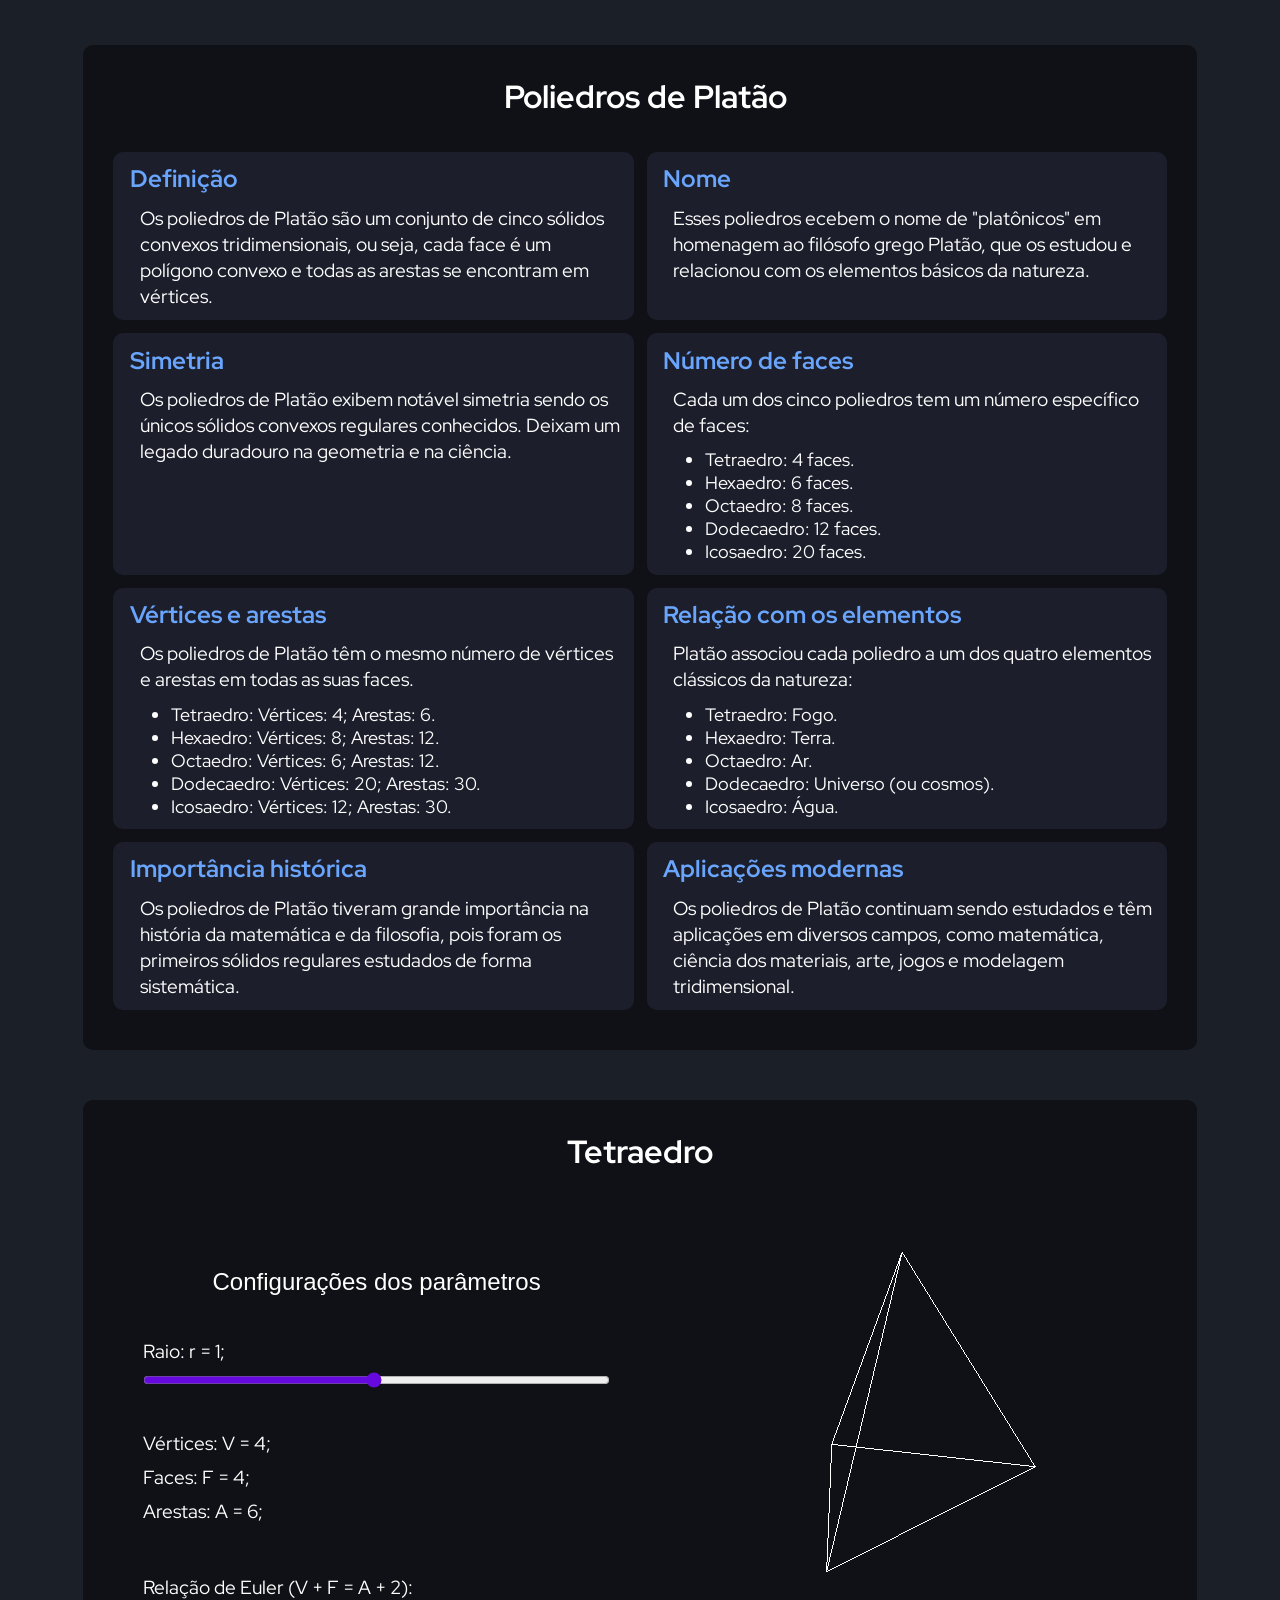
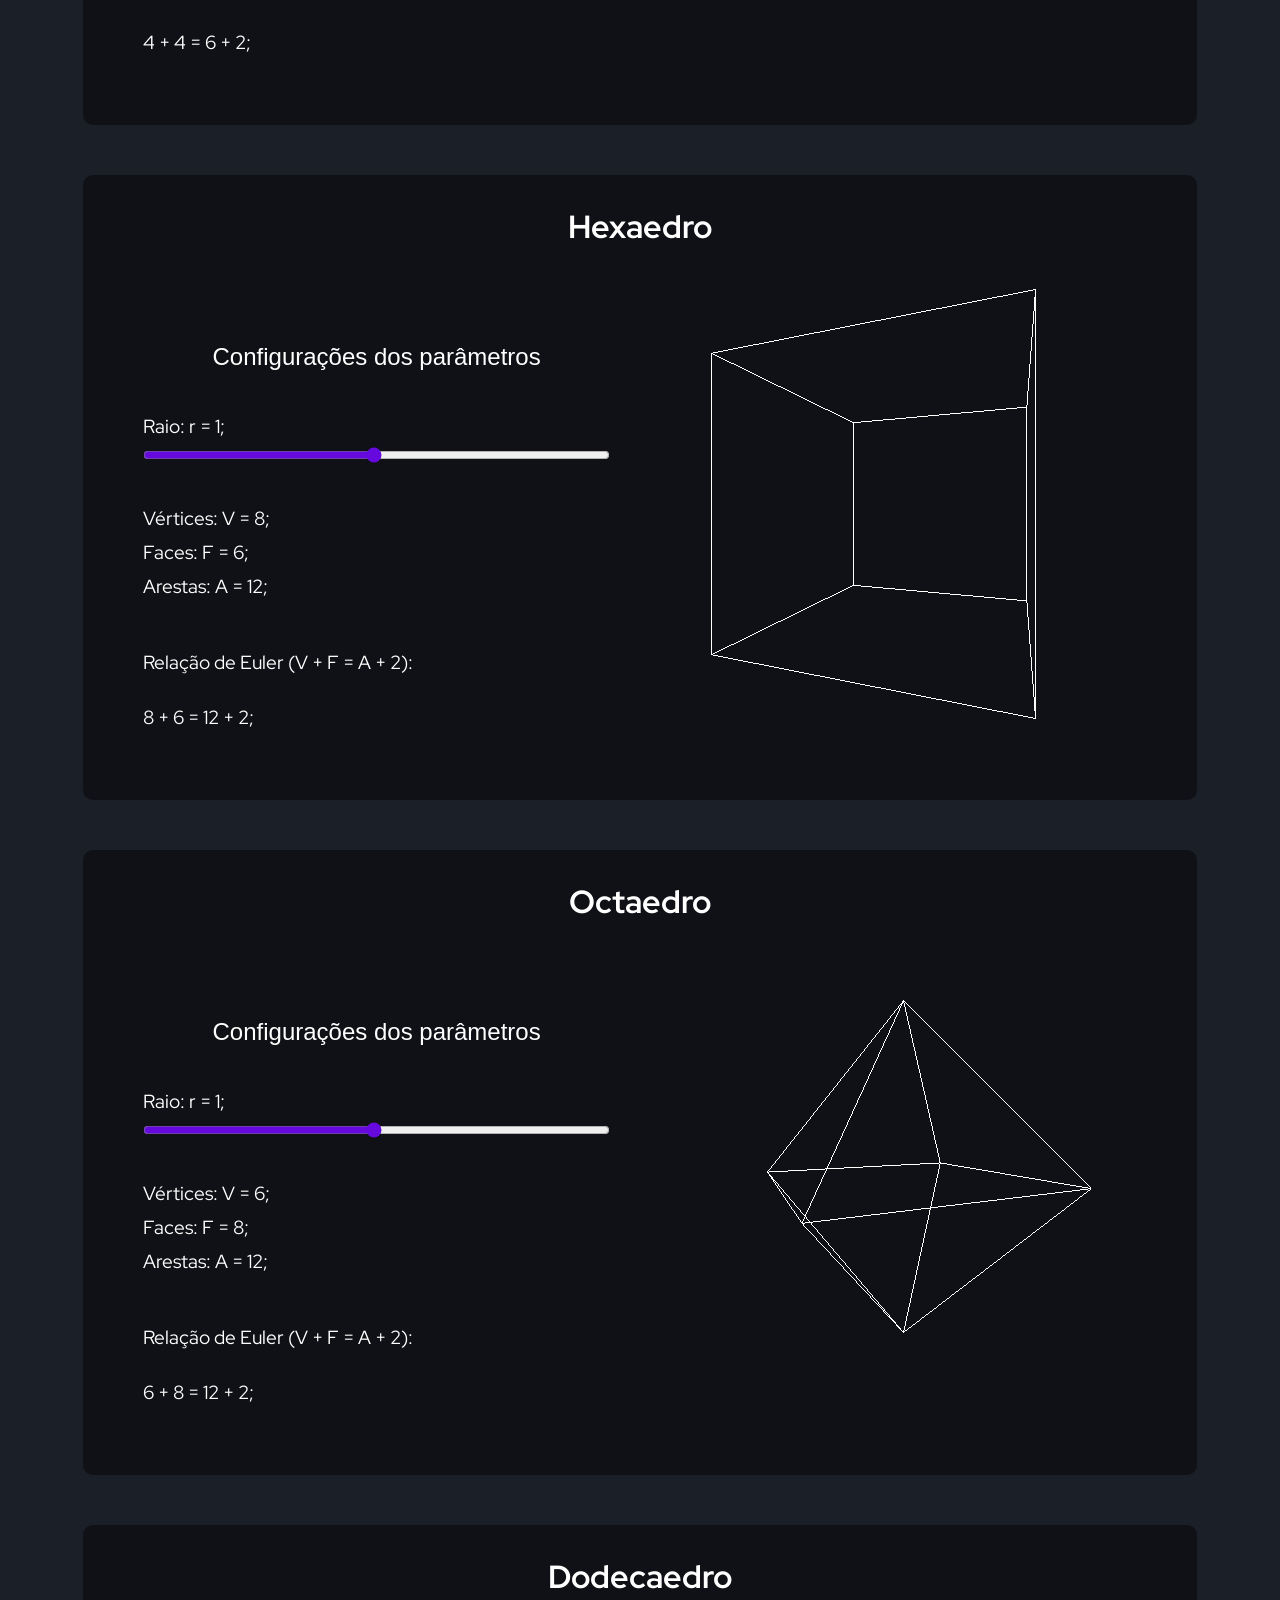
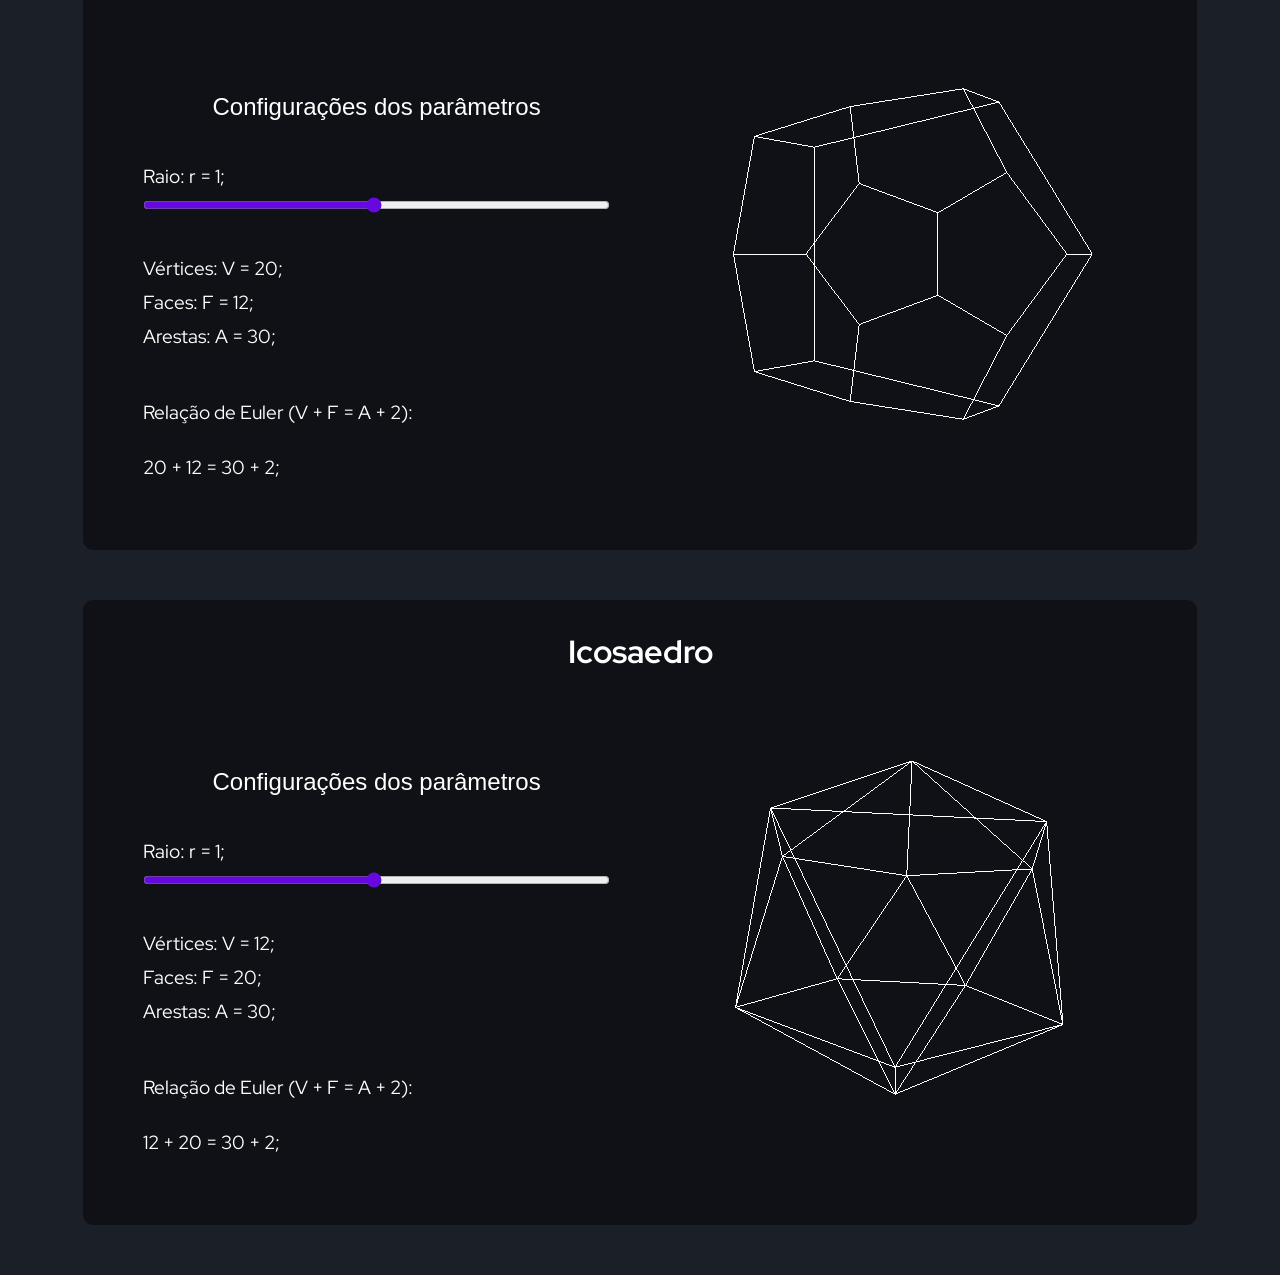
<file: projects/SolidMath/poliedros_platao/poliedros_platao_1.html>
<!DOCTYPE html>
<html lang="pt-br">
    <head>
        <meta charset="UTF-8">
        <meta name="viewport" content="width=device-width, initial-scale=1.0">
        <link href="../styles/a1.css" rel="stylesheet" />
        <link rel="preconnect" href="https://fonts.googleapis.com">
        <link rel="preconnect" href="https://fonts.gstatic.com" crossorigin>
        <link href="https://fonts.googleapis.com/css2?family=Red+Hat+Display:ital,wght@0,300;0,400;0,500;0,600;0,700;0,800;0,900;1,300;1,400;1,500;1,600;1,700;1,800;1,900&family=Roboto:wght@100;700&display=swap" rel="stylesheet">
        <title>SolidMath</title>
    </head>
    <body>
        <div class="main_2">
            <!-- <div class="obj_conteiner_2 poliPlat"> -->
            <div class="obj_conteiner_2">
                <div class="obj_title_1">Poliedros de Platão</div>
                <div id="defPoliPlat" class="divsDefs">
                    <h2>Definição</h2>
                    <p>Os poliedros de Platão são um conjunto de cinco sólidos convexos tridimensionais, ou seja, cada face é um polígono convexo e todas as arestas se encontram em vértices.</p>
                </div>
                <div id="nomePoliPlat" class="divsDefs">
                    <h2>Nome</h2>
                    <p>Esses poliedros ecebem o nome de "platônicos" em homenagem ao filósofo grego Platão, que os estudou e relacionou com os elementos básicos da natureza.</p>
                </div>
                <div id="simetriaPoliPlat" class="divsDefs">
                    <h2>Simetria</h2>
                    <p>Os poliedros de Platão exibem notável simetria sendo os únicos sólidos convexos regulares conhecidos. Deixam um legado duradouro na geometria e na ciência.</p>
                </div>
                <div id="facesPoliPlat" class="divsDefs">
                    <h2>Número de faces</h2>
                    <p>Cada um dos cinco poliedros tem um número específico de faces:</p>
                    <ul>
                        <li>Tetraedro: 4 faces.</li>
                        <li>Hexaedro: 6 faces.</li>
                        <li>Octaedro: 8 faces.</li>
                        <li>Dodecaedro: 12 faces.</li>
                        <li>Icosaedro: 20 faces.</li>
                    </ul>
                </div>
                <div id="vertPoliPlat" class="divsDefs">
                    <h2>Vértices e arestas</h2>
                    <p>Os poliedros de Platão têm o mesmo número de vértices e arestas em todas as suas faces.</p>
                    <ul>
                        <li>Tetraedro: Vértices: 4; Arestas: 6.</li>
                        <li>Hexaedro: Vértices: 8; Arestas: 12.</li>
                        <li>Octaedro: Vértices: 6; Arestas: 12.</li>
                        <li>Dodecaedro: Vértices: 20; Arestas: 30.</li>
                        <li>Icosaedro: Vértices: 12; Arestas: 30.</li>
                    </ul>
                </div>
                <div id="relacaoElementosPoliPlat" class="divsDefs">
                    <h2>Relação com os elementos</h2>
                    <p>Platão associou cada poliedro a um dos quatro elementos clássicos da natureza:</p>
                    <ul>
                        <li>Tetraedro: Fogo.</li>
                        <li>Hexaedro: Terra.</li>
                        <li>Octaedro: Ar.</li>
                        <li>Dodecaedro: Universo (ou cosmos).</li>
                        <li>Icosaedro: Água.</li>
                    </ul>
                </div>
                <div id="importanciaHistoricaPoliPlat" class="divsDefs">
                    <h2>Importância histórica</h2>
                    <p>Os poliedros de Platão tiveram grande importância na história da matemática e da filosofia, pois foram os primeiros sólidos regulares estudados de forma sistemática.</p>
                </div>
                <div id="aplicacoesModernasPoliPlat" class="divsDefs">
                    <h2>Aplicações modernas</h2>
                    <p>Os poliedros de Platão continuam sendo estudados e têm aplicações em diversos campos, como matemática, ciência dos materiais, arte, jogos e modelagem tridimensional.</p>
                </div>
            </div>
            <div class="obj_conteiner_1">
                <div class="obj_title_1">Tetraedro</div>
                <div class="content_conteiner_1">
                    <div class="config_1">
                        <div class="config_content_conteiner_items_1">
                            <div class="config_title_1">Configurações dos parâmetros</div>
                            <br />
                            <br />
                            <div id="idLabel_1" class="label_1">Raio: r = 1;</div>
                            <input id="idRange_1" type="range" class="inp_raio_1" min="1" max="100" value="50" />
                            <br />
                            <br />
                            <div class="label_1">Vértices: V = 4;</div>
                            <div class="label_1">Faces: F = 4;</div>
                            <div class="label_1">Arestas: A = 6;</div>
                            <br />
                            <br />
                            <div class="label_1">Relação de Euler (V + F = A + 2): </div>
                            <br />
                            <div class="label_1">4 + 4 = 6 + 2;</div>
                        </div>
                    </div>
                    <div id="idD3_viewer_1" class="d3_viewer_1"></div>
                </div>
            </div>
            <div class="obj_conteiner_1">
                <div class="obj_title_1">Hexaedro</div>
                <div class="content_conteiner_1">
                    <div class="config_1">
                        <div class="config_content_conteiner_items_1">
                            <div class="config_title_1">Configurações dos parâmetros</div>
                            <br />
                            <br />
                            <div id="idLabel_2" class="label_1">Raio: r = 1;</div>
                            <input id="idRange_2" type="range" class="inp_raio_1" min="1" max="100" value="50" />
                            <br />
                            <br />
                            <div class="label_1">Vértices: V = 8;</div>
                            <div class="label_1">Faces: F = 6;</div>
                            <div class="label_1">Arestas: A = 12;</div>
                            <br />
                            <br />
                            <div class="label_1">Relação de Euler (V + F = A + 2): </div>
                            <br />
                            <div class="label_1">8 + 6 = 12 + 2;</div>
                        </div>
                    </div>
                    <div id="idD3_viewer_2" class="d3_viewer_1"></div>
                </div>
            </div>
            <div class="obj_conteiner_1">
                <div class="obj_title_1">Octaedro</div>
                <div class="content_conteiner_1">
                    <div class="config_1">
                        <div class="config_content_conteiner_items_1">
                            <div class="config_title_1">Configurações dos parâmetros</div>
                            <br />
                            <br />
                            <div id="idLabel_3" class="label_1">Raio: r = 1;</div>
                            <input id="idRange_3" type="range" class="inp_raio_1" min="1" max="100" value="50" />
                            <br />
                            <br />
                            <div class="label_1">Vértices: V = 6;</div>
                            <div class="label_1">Faces: F = 8;</div>
                            <div class="label_1">Arestas: A = 12;</div>
                            <br />
                            <br />
                            <div class="label_1">Relação de Euler (V + F = A + 2): </div>
                            <br />
                            <div class="label_1">6 + 8 = 12 + 2;</div>
                        </div>
                    </div>
                    <div id="idD3_viewer_3" class="d3_viewer_1"></div>
                </div>
            </div>
            <div class="obj_conteiner_1">
                <div class="obj_title_1">Dodecaedro</div>
                <div class="content_conteiner_1">
                    <div class="config_1">
                        <div class="config_content_conteiner_items_1">
                            <div class="config_title_1">Configurações dos parâmetros</div>
                            <br />
                            <br />
                            <div id="idLabel_4" class="label_1">Raio: r = 1;</div>
                            <input id="idRange_4" type="range" class="inp_raio_1" min="1" max="100" value="50" />
                            <br />
                            <br />
                            <div class="label_1">Vértices: V = 20;</div>
                            <div class="label_1">Faces: F = 12;</div>
                            <div class="label_1">Arestas: A = 30;</div>
                            <br />
                            <br />
                            <div class="label_1">Relação de Euler (V + F = A + 2): </div>
                            <br />
                            <div class="label_1">20 + 12 = 30 + 2;</div>
                        </div>
                    </div>
                    <div id="idD3_viewer_4" class="d3_viewer_1"></div>
                </div>
            </div>
            <div class="obj_conteiner_1">
                <div class="obj_title_1">Icosaedro</div>
                <div class="content_conteiner_1">
                    <div class="config_1">
                        <div class="config_content_conteiner_items_1">
                            <div class="config_title_1">Configurações dos parâmetros</div>
                            <br />
                            <br />
                            <div id="idLabel_5" class="label_1">Raio: r = 1;</div>
                            <input id="idRange_5" type="range" class="inp_raio_1" min="1" max="100" value="50" />
                            <br />
                            <br />
                            <div class="label_1">Vértices: V = 12;</div>
                            <div class="label_1">Faces: F = 20;</div>
                            <div class="label_1">Arestas: A = 30;</div>
                            <br />
                            <br />
                            <div class="label_1">Relação de Euler (V + F = A + 2): </div>
                            <br />
                            <div class="label_1">12 + 20 = 30 + 2;</div>
                        </div>
                    </div>
                    <div id="idD3_viewer_5" class="d3_viewer_1"></div>
                </div>
            </div>
        </div>
        <script src="../three/build/three.js"></script>
        <script src="../scripts/tetraedro_1.js"></script>
        <script src="../scripts/hexaedro_1.js"></script>
        <script src="../scripts/octaedro_1.js"></script>
        <script src="../scripts/dodecaedro_1.js"></script>
        <script src="../scripts/icosaedro_1.js"></script>
    </body>
</html>
</file>
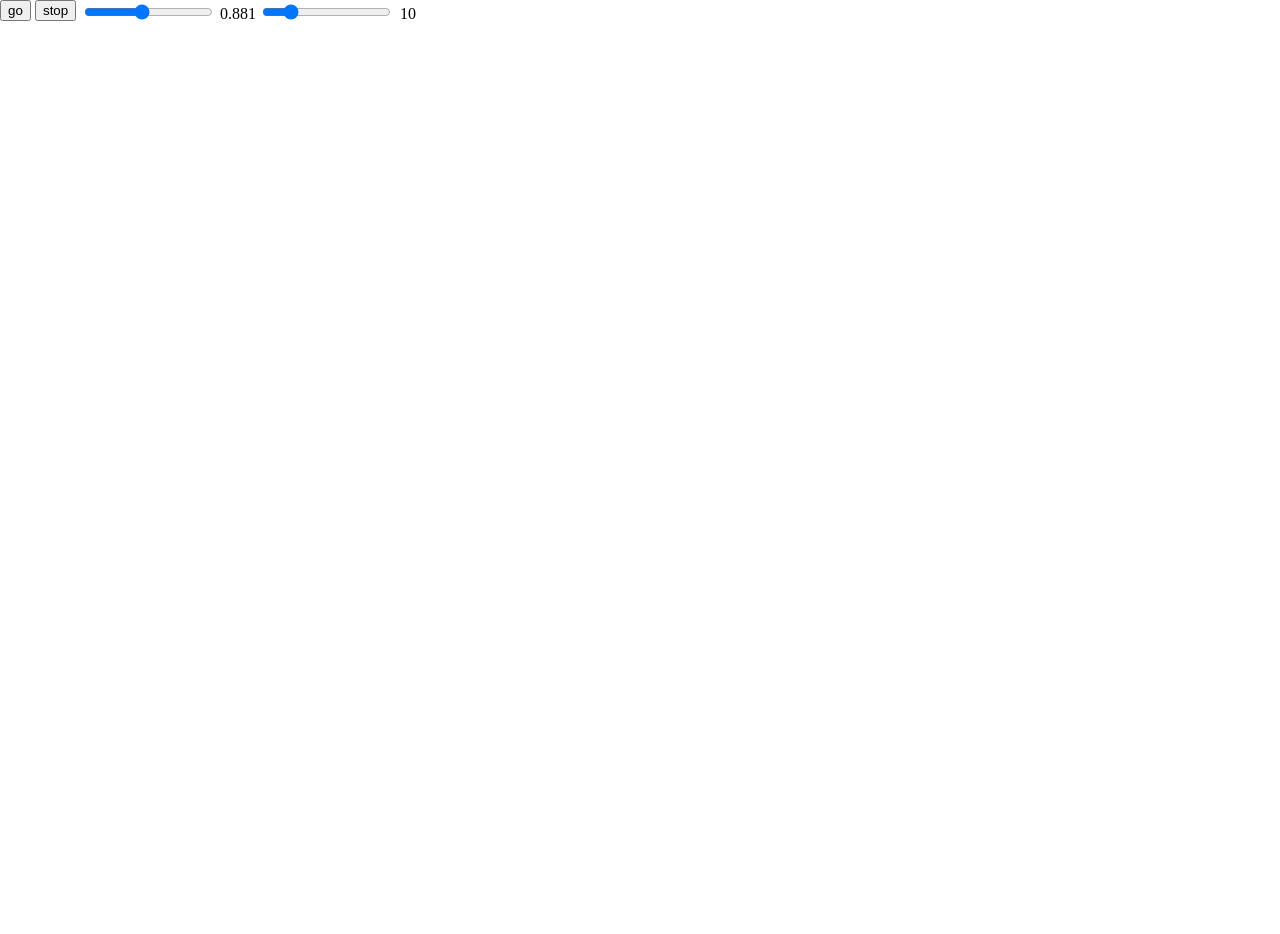
<file: projects/zombies-brazil/v1/infinite-worker.html>
<!DOCTYPE html>
<html>
  <head>
    <script src="http://d3js.org/d3.v3.min.js" charset="utf-8"></script>
    <script src="js/infinigraph.js?v=0"></script>
  </head>
<style>
    .data {
        position: absolute;
        top: 0px;
        left: 0px;
    }
</style>
  <body>
    <div id="data" style="display: inline-block;"></div>

<script type="text/javascript">
var interval = 10;
var alpha = 0.881;
var graph;
var worker;
var time;

function init(){
    var width = window.innerHeight < window.innerWidth ?
        window.innerHeight : window.innerWidth;
    var height = width;

    document.getElementById('data')
        .setAttribute("style","width:"+width+"px; height:"+height+"px;");

    graph = new InfiniGraph("data");
}

function launch(){
    if (worker)
        worker.terminate();
    reset();
    worker = new Worker("js/worker-sim.js?v=0");
    worker.postMessage({"cmd": "run", "alpha": alpha, "mu": 1, "szr": true});
    worker.onmessage = function(e) {
        if (e.data['cmd'] == 'site'){
            time += 1;
            if (time % interval == 0)
                graph.update_sites(e.data['d']);
        }
        if (e.data['cmd'] == 'report'){
            stop();
            console.log(e.data);
        }
    }
}

function stop(){ worker.terminate(); worker = null; }
function reset(){ time = 0; graph.reset_display(); }
function change_alpha(slider){
    alpha = slider.value;
    document.getElementById('label').innerHTML = ""+alpha;
}
function change_interval(slider){
    interval = slider.value;
    document.getElementById('labeli').innerHTML = ""+interval;
}

init();
reset();

</script>
<br/>
<input type='button' value='go' style='top: 0px; left: 0px; position: absolute;' onclick='launch();'/>
<input type='button' value='stop' style='top: 0px; left: 35px; position: absolute;' onclick='stop();'/>
<input type='range' name='alpha' style='top: 2px; left: 82px; position: absolute;' min=0.001 max=2 step=0.001 value=0.881 oninput='change_alpha(this)' onchange='change_alpha(this);'/>
<span id='label' style='top: 5px; left: 220px; position: absolute;'>0.881</span>
<input type='range' name='alpha' style='top: 2px; left: 260px; position: absolute;' min=1 max=50 step=1 value=10 oninput='change_interval(this)' onchange='change_interval(this);'/>
<span id='labeli' style='top: 5px; left: 400px; position: absolute;'>10</span>
  </body>
</html>
</file>
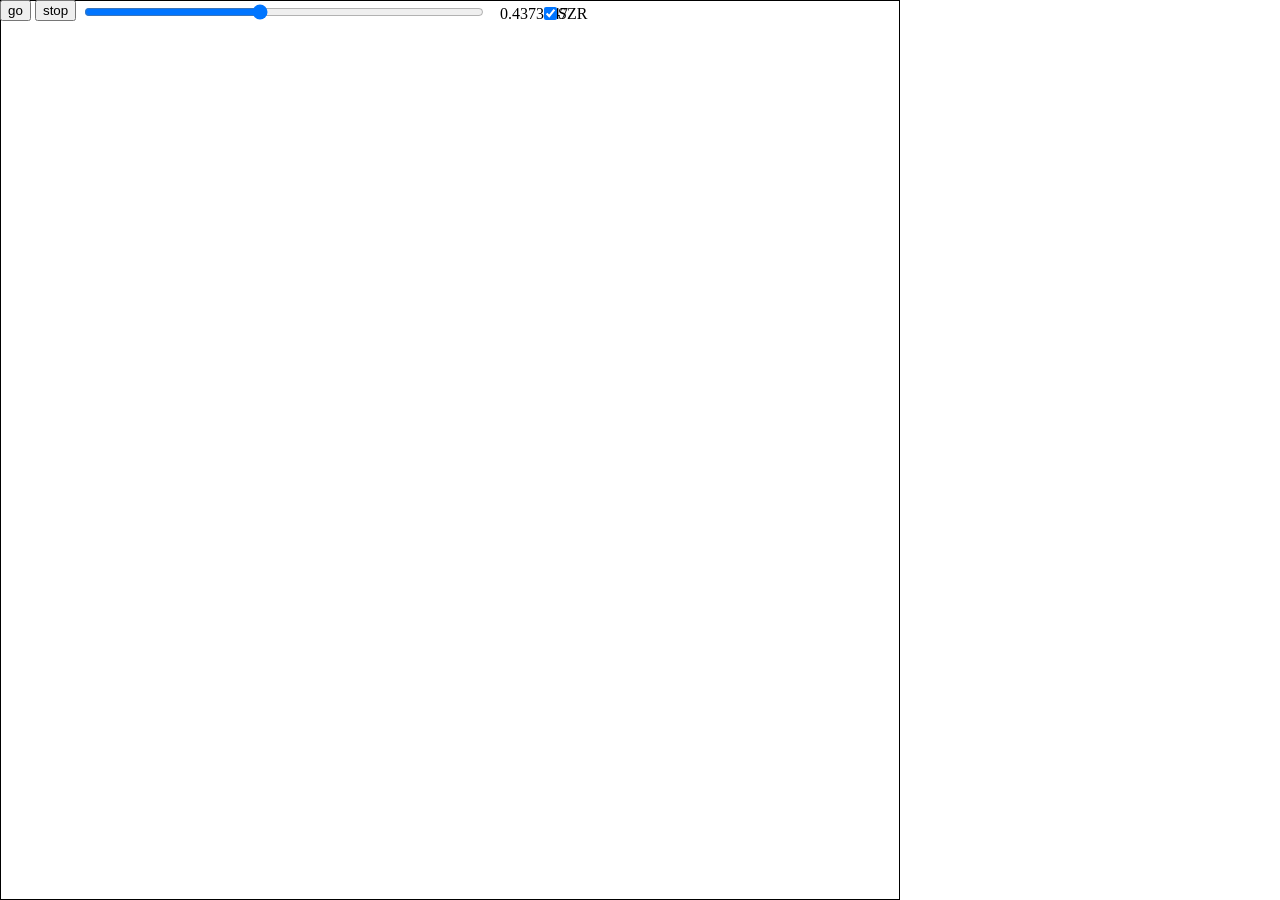
<file: projects/zombies-brazil/v1/infinite.html>
<!DOCTYPE html>
<html>
  <head>
    <script src="http://d3js.org/d3.v3.min.js" charset="utf-8"></script>
    <script src="js/binaryheap.js?v=0"></script>
    <script src="js/simulation.js?v=0"></script>
    <script src="js/infinigraph.js?v=0"></script>
</head>
<style>
    #data {
        position: absolute;
        top: 0px;
        left: 0px;
        /*background-color: #DFF1FF;*/
        border-width: 1px;
        border-color: black;
        border-style: solid;
    }
</style>
  <body>
    <div id="data"></div>

<script type="text/javascript">
var running = false;
var board, sim, graph, alpha=0.4373447, doszr=true;

function init(){
    var width = window.innerHeight < window.innerWidth ?
        window.innerHeight : window.innerWidth;
    width -= 2;
    var height = width;

    document.getElementById('data')
        .setAttribute("style","width:"+width+"px; height:"+height+"px;");

    graph = new InfiniGraph("data");
}

function dostep() {
    var csites = [];
    for (var i=0; i<30; i++){
        var sites = sim.dostep();
        if (!sites) {
            graph.update_sites(csites);
            running = false;
            return;
        }
        csites = csites.concat(sites);
    }

    graph.update_sites(csites);
    if (running) setTimeout(dostep, 1);
}

function launch(){
    reset();

    sim.addZombieSeed(0, 0, simulation.S2Z);
    graph.update_sites(sim.sites);

    running = true;
    dostep();
}

function stop(){
    running = false;
}

function reset(){
    stop();

    board = new simulation.InfiniteBoard(1);
    sim = new simulation.Simulation(board);
    sim.mu = 1.0;

    if (doszr){
        sim.static_types = [simulation.S2Z, simulation.Z2R];
        sim.motion_types = [simulation.S2Z, simulation.Z2R];
        sim.alpha = alpha;
    } else {
        sim.static_types = [simulation.S2Z, simulation.I2R];
        sim.motion_types = [simulation.S2Z];
        sim.alpha = alpha;
    }

    graph.reset_display();
}

function dochange_alpha(alphain){
    alpha = alphain;
    document.getElementById('slider_alpha').value = alpha;
    document.getElementById('label').innerHTML = ""+alpha;
    if (sim) sim.alpha = alpha;
}

function change_alpha(slider){ dochange_alpha(slider.value); }
function change_szr(check){ doszr = check.checked; }

window.onload = function(){
    dochange_alpha(alpha);
    init();
    reset();
}
</script>
<br/>
<input type='button' value='go' style='top: 0; left: 0; position: absolute;' onclick='launch();'/>
<input type='button' value='stop' style='top: 0; left: 35px; position: absolute;' onclick='stop();'/>
<input id='slider_alpha' type='range' name='alpha' style='width: 400px; top: 2px; left: 82px; position: absolute;' min=0.001 max=1 step=0.001 value=0.439 oninput='change_alpha(this)' onchange='change_alpha(this);'/>
<span id='label' style='top: 5px; left: 500px; position: absolute;'>0.439</span>
<input type='checkbox' name='doszr' style='position: absolute; top: 4px; left: 540px;' value='SZR' checked='checked' onchange='change_szr(this)'/>
<span id='label' style='top: 5px; left: 558px; position: absolute;'>SZR</span>
  </body>
</html>
</file>
<file: projects/digital-security/style.css>
* {
    font-family: 'Inter', sans-serif;
    text-decoration: none;
    margin: 0px;
    padding: 0px;
    color: #001920;
}

html {
    background: linear-gradient(270deg, #9DEDE5 58.38%, #E6FEFC 100%);
    /* background: white; */
}

/* .header_1{
    background: linear-gradient(270deg, #9DEDE5 58.38%, #E6FEFC 100%);
} */

:root{
    --title-1-color: #006079;
    --title-2-color: #00AB9A;
    --common-text-1-color: #001920;

    --gerador-de-senhas-1-background-color-1: #CDFFFA;

    --gerador-de-senhas-1-submit-1-background-color-1: #E4FFFC;

    --default-margin-bottom-1: 40px;
}

::-webkit-scrollbar{
    width: 0px;
    height: 0px;
}

div.div-title {
    text-align: center;
    transform: translateX(min(30%));
}

div.div-title h1 {
    color: var(--title-1-color);
    text-align: right;
    font-size: 6vw;
    font-weight: 400;
}

.title-2{
    color: var(--title-2-color);
    text-align: left;
    font-size: 3.1vw;
    font-weight: normal;
}

.title-2-1{
    margin-bottom: var(--default-margin-bottom-1);
    width: 100%;
}

.title-3{
    color: var(--title-1-color);
    text-align: left;
    font-size: 2.5vw;
    font-weight: normal;
    margin-bottom: var(--default-margin-bottom-1);
    /* padding-left: 0.9%; */
    padding-left: 18px;
}

.title-3-3{
    padding-left: 0px;
}

.title-3-1{
    width: 100%;
}

.common-text-1{
    color: var(--common-text-1-color);
    font-size: 1.2vw;
    font-weight: normal;
}

.common-text-1-1{
    padding-left: 10%;
    margin-bottom: var(--default-margin-bottom-1);
}

.common-text-1-2{
    padding-left: 4.5%;
    margin-bottom: var(--default-margin-bottom-1);
}

.common-text-2{
    color: var(--common-text-1-color);
    width: auto;
    max-width: 84%;
    font-size: 1.6vw;
    font-weight: normal;
}

.common-text-2-2{
    margin-bottom: var(--default-margin-bottom-1);
}

div.div-flex-header.logo img {
    max-width: 300px;
    max-height: 80px;
    transform: translateY(-6%);
    padding: 10px;
}

div.div-flex.logo img {
    max-width: 300px;
    max-height: 80px;
    transform: translateY(-6%);
}

div.div-flex {
    display: flex;
    align-items: center;
    justify-content: space-evenly;
}

div.div-flex-header {
    display: flex;
    align-items: center; 
    justify-content: space-around;
}

div.div-flex-header a {
    padding: 10px;
    font-size: 17px;
}

/* Content Header */

section.section-content-header {
    margin: 100px 0px 100px 0px;
}

div.div-flex.content {
    display: flex;
    align-items: center;
    justify-content: space-around;
}

div.div-img img{
    width: 80%;
    transform: translate(30%, -5%);
}

footer {
    background-color: #001920;
    height: 155px;
}

.footer {
    width: 90%;
    margin: auto;
}

div.div-flex.dev {
    width: 45%;
    border-right: 2px solid #006079;
    height: 150px;

    align-items:center;
    justify-content: left;
    margin-left: 5%;
}

.links-footer {
    display: flex;
    flex-direction: column;
    width: 25%;
    border-right: 2px solid #006079;
    height: 150px;

    /* align-items: center; */
    justify-content: center;
}
.links-footer a{
    color: #64B8E7;
    width: 70%;
    padding: 2px 0px 2px 0px;
}

.dev-footer {
    margin: 0px 10px 0px 10px;
}

.dev-footer p{
    color: #00AB9A;
}

.dev-footer h3{
    color: #E4FFFC;
}

.img-footer img {
    height: 150px;

}

.img-footer {
    width: 30%;
    text-align: center;
}

.div-flex-2{
    display: flex;
    flex-direction: column;
}

.main-1{
    display: flex;
    flex-direction: column;

    width: 100%;

    justify-content: center;
    align-items: center;

    background: #E4FFFC;
}

.o-que-e-seguranca-digital-1{
    flex-direction: row;
    width: 100%;
    /* height: 200px; */
    justify-content: space-around;
    align-items: center;

    /* background: #E4FFFC; */

    padding-top: 8%;
}

.o-que-e-seguranca-digital-1-1{
    height: auto;
    width: 40%;
    padding-left: 8%;
    padding-right: 2%;
    justify-content: center;
    align-items: center;
    /* background: red; */
}

.o-que-e-seguranca-digital-1-2{
    width: 45%;
    padding-left: 7%;
    /* padding-right: 5%; */
    justify-content: left;
    align-items: end;
    /* background: blue; */
}

.o-que-e-seguranca-digital-2{
    flex-direction: row-reverse;
    width: 100%;
    /* height: 200px; */
    justify-content: space-around;
    align-items: center;

    /* background: #E4FFFC; */

    padding-top: 8%;
}

.o-que-e-seguranca-digital-2-1{
    height: auto;
    width: 40%;
    padding-left: 2%;
    padding-right: 8%;
    justify-content: center;
    align-items: center;
    /* background: red; */
}

.o-que-e-seguranca-digital-2-2{
    width: 45%;
    padding-right: 7%;
    /* padding-right: 5%; */
    justify-content: left;
    align-items: end;
    /* background: blue; */
}

.div-img-2{
    transform: translateY(8%);
    display: flex;
    flex-direction: column;

    align-items: end;

    width: 100%;
    background: linear-gradient(270deg, rgba(0, 96, 121, 1) 66.21%, rgba(0, 171, 154, 0.23) 100%);
}

.img-2{
    width: 90.5%;
    max-width: 860px;
    transform: translate(0, -16%);
}

.div-img-3{
    transform: translateY(8%);
    display: flex;
    flex-direction: column;

    align-items: start;

    width: 100%;
    background: linear-gradient(270deg, rgba(0, 96, 121, 1) 66.21%, rgba(0, 171, 154, 0.23) 100%);
}

.hr_1{
    background: var(--title-1-color);
    width: 100%;
    height: 2px;
    margin-bottom: var(--default-margin-bottom-1);
}

.hr_2{
    background: var(--title-1-color);
    width: 100%;
    height: 2px;
}

#title-2-1{
    width: 100%;
}

.senhas-seguras-1{
    flex-direction: column;
    justify-content: left;
    align-items: center;

    width: 84%;

    padding-top: 8%;
    padding-bottom: 8%;
}

.senhas-seguras-2{
    padding-bottom: 0%;
}

.div-title-2-1{
    width: 100%;
}

#title-2-1{
    width: 100%;
    margin-bottom: var(--default-margin-bottom-1);
}

.div-content-senhas-seguras-1{
    justify-content: center;
    /* align-items: center; */
    align-items: stretch;
    flex-direction: row;
    width: 100%;
    gap: 10%;
}

.senhas-seguras-1-1{
    width: 45%;
    /* height: auto; */
    border-left: 2px solid var(--title-1-color);
}

.senhas-seguras-1-2{
    width: 45%;
    /* height: auto; */
    /* min-height: 100%; */
    border-left: 2px solid var(--title-1-color);
}

.senhas-seguras-2-1{
    width: 60%;
}

.div-content-senhas-seguras-2{
    justify-content: left;
}

.gerador-de-senhas-1{
    flex-direction: column;

    justify-content: center;
    align-items: center;
    /* height: 200px; */

    width: 100%;
    padding-top: 8%;
    padding-bottom: 8%;

    background: var(--gerador-de-senhas-1-background-color-1);
}

.div-content-gerador-de-senhas-1{
    flex-direction: row;
    justify-content: center;
    align-items: center;
    width: 84%;
    gap: 10%;
    margin-bottom: calc(2 * var(--default-margin-bottom-1));
}

.gerador-de-senhas-1-1{
    width: 35%;
}

.gerador-de-senhas-1-2{
    width: 55%;
}

.gerador-de-senhas-1-3{
    flex-direction: column;
    width: 84%;
    justify-content: left;
    align-items: start;
    border-left: 2px solid var(--title-1-color);;
}

.input-checkbox-1{
    --active_1: 1;

    width: 1.3vw;
    height: 1.3vw;

    max-width: 25px;
    max-height: 25px;

    border: 0.25vw solid var(--title-2-color);
    border-radius: 50%;

    background: rgb(0, 171, 154, var(--active_1));

    transition: all;
    transition-duration: 0.1s;
}

.input-checkbox-1:hover{
    cursor: pointer;
    border: 0.25vw solid var(--title-1-color);
    background:rgb(0, 96, 121, var(--active_1));
}

/* .input-checkbox-1::after{
    position: relative;

    --active_1: 1;

    top: 0px;
    left: 0px;

    width: calc(1.3vw / 2);
    height: calc(1.3vw / 2);

    max-width: calc(25px / 2);
    max-height: calc(25px / 2);

    background: rgb(0, 171, 154, var(--active_1));
} */

.div-checkbox-1{
    flex-direction: row;
    justify-content: left;
    align-items: center;
    gap: 0.9vw;
    margin-bottom: 20px;
}

.form_1{
    padding-left: 1.9vw;
}

.class-label-1{
    color: var(--common-text-1-color);
    font-size: 2.5vw;
    font-weight: normal;
}

.output_password_1{
    display: flex;
    flex-direction: column;
    justify-content: center;
    align-items: center;
    width: 100%;
    height: 5.42vw;
    outline: none;
    border: none;
    background: var(--title-2-color);
    text-align: center;
    font-size: 2.5vw;
    margin-bottom: var(--default-margin-bottom-1);
}

.div-senha-1{
    display: flex;
    flex-direction: row;

}

.cIcon_1{
    position: absolute;
    z-index: 1;
}

.submit_1{
    display: flex;
    flex-direction: column;
    justify-content: center;
    align-items: center;
    width: 16.5vw;
    height: 5.42vw;
    font-size: 2.5vw;
    font-weight: normal;
    color: var(--title-2-color);
    outline: none;
    border: 0.25vw solid var(--title-2-color);
    background: var(--gerador-de-senhas-1-submit-1-background-color-1);
    user-select: none;
}

.submit_1:hover{
    cursor: pointer;
}

#header-cell {
    display: none;
    position: relative;
    left: 10%;
    top: 30px;
    background-color: #00ab9a21;
    width: 150px;
    padding: 3px;
    animation: buttonUp 1s ease forwards;
}


#hidden-button {
    display: none ;
    background-color: transparent;
    border: none;
}

#hidden-button:hover {
    cursor: pointer;
}

@keyframes buttonUp {
    0% {
        transform: translateY(-100px);
    }
    100% {
        transform: translateY(0px);
      }
}

@media screen and (max-width:960px) {


    #hidden-button {
        display: block;
    }
    
    #nav{
        display: none;
    }


}

@media screen and (max-width: 1400px ) {
    
    div.div-flex {
        display: flex;
    }

    header {
        height: 180px;
    }

    /*  */

    div.div-flex.content {
        display: flex;
        flex-direction: column;
        justify-content: space-around;
    }

    div.div-title {
        display: flex;
        text-align: center;
        transform: translateX(0);
        margin-bottom: 50px;
    }

    div.div-title h1 {
        padding: 10px;
        font-size: 40px;
    }

    div.div-img {
        width: 100%;
        max-width: 600px;
    }

    div.div-img img{
        width: 100%;
        transform: translate(0);
    }

    /* footer in cell */

    footer {
        height: 140px;
    }
    
    .footer {
        width: 100%;
        margin: auto;
    }
    
    div.div-flex.dev {
        margin: 20px 0px 20px 0px;
        width: 100%;
        border: none;
        height: auto;
        align-items:center;
        justify-content: center;
    }

    div.div-flex.dev div:nth-child(2) {
        display: none;
    }
    
    .links-footer {
        margin: 20px 0px 20px 0px;        
        width: 100%;
        height: auto;
        border: none;
        align-items: center;
        justify-content: center;
    }

    .links-footer a {
        font-size: 15px;
    }

    .dev-footer p{
        font-size: 15px;
    }
    
    .dev-footer h3{
        font-size: 16px;
    }
    
    .dev-footer {
        height: auto;
        text-align: center;
    }
    
    .img-footer img {
        display: none;
    }
    
    .img-footer {
        display: none;
    }

}
</file>
<file: projects/SolidMath/styles/a1.css>
/* 
    barra_lateral_1
*/

*{
    padding: 0px;
    margin: 0px;
    box-sizing: border-box;
}

body{
    height: auto;
    background: rgb(27, 31, 39);
}

body:has(> .main_1){
    width: 100vw;
}

body:has(> .main_1)::-webkit-scrollbar{
    width: 0px;
}

.p, h1, h2, h3, h4, h5, h6, a, div{
    color: white;
    font-family: 'Red Hat Display', sans-serif;
    text-decoration: none;
}



:root{
    --title-color: #45ab6a;
    --subtitle-color-2: #6AA5FD;
    --subtitle-color: #1e77fc;

    --ty_item_left_padding: 20px;

    --ty_item_height: 60px;
}

.main_1{
    display: flex;
    flex-direction: row;
    width: 100%;
    height: 100vh;
    justify-content: center;
    align-items: start;
}

.barra_lateral{
    position: relative;
    display: flex;
    flex-direction: column;
    width: 350px;
    min-height: 90vh;
    top: 5vh;

    justify-content: start;
    align-items: center;

    border-radius: 10px;
    
    background: rgb(16, 17, 22);
    margin-left: 1vw;
}

.barra_lateral *{
    user-select: none;
}

.iframe_conteiner{
    display: flex;
    flex-direction: column;
    width: 100%;
    /* min-height: 100vh;
    flex-grow: 1; */
    border: none;
}

.iframe{
    display: flex;
    flex-direction: column;
    width: 100%;
    height: 100vh;
    border: none;
}

.ty_container{
    display: flex;
    flex-direction: column;
    width: 100%;
    height: 100%;
    flex-grow: 1;
    justify-content: center;
    align-items: center;
    /* gap: 10px; */
}

.ty_item{
    width: 100%;
    height: var(--ty_item_height);
    /* background: rgb(26, 26, 26); */
    font-family: Arial, Helvetica, sans-serif;
    font-size: 1.2em;
    color: white;
    line-height: var(--ty_item_height);
    border-left: 3px rgb(30, 119, 252, var(--s)) solid;
    /* border-left: 3px solid rgb(69, 171, 106, var(--s)); */
    padding-left: calc(var(--ty_item_left_padding) + 3px);
    /* padding-right: var(--ty_item_left_padding); */
}

.ty_item:hover{
    background: rgb(calc(20 + 10 * var(--s)), calc(20 + 10 * var(--s)), calc(20 + 10 * var(--s)), 0.9);
    cursor: pointer;
}

#item_6{
    border-radius: 0px 0px 10px 0px;
}

.main_2{
    display: flex;
    flex-direction: column;
    align-items: center;
    width: 100%;
    min-height: 100vh;
    padding-top: 5vh;
}

div#mainApresentacao{
    padding-top: 0;
}


.obj_conteiner_1{
    display: flex;
    flex-direction: column;
    width: 87%;
    min-height: 300px;
    height: auto;
    background: rgb(16, 17, 22);
    border-radius: 10px;
    padding: 30px;
    padding-top: 30px;
    padding-bottom: 40px;
    margin-bottom: 50px;
    justify-content: center;
    align-items: center;
}

.obj_conteiner_2{
    width: 87%;
    min-height: 300px;
    height: auto;
    background: rgb(16, 17, 22);
    border-radius: 10px;
    padding: 30px;
    padding-top: 30px;
    padding-bottom: 40px;
    margin-bottom: 50px;
    justify-content: center;
    display: flex;
    flex-wrap: wrap;
    grid-row-gap: 13px;
    grid-column-gap: 13px;
    
}

.obj_conteiner_2 div.divsDefs{
    background-color: rgb(28, 31, 43);
    border-radius: 10px;
    transition: .4s;
    width: 40%;
    min-width: 300px;
    flex-grow: 1;
    border: 1px solid rgba(255, 255, 255, 0);
}

div.paralelepipedos div#defParalelepipedos{
    width: 100%;
}

div.poliPlat div.divsDefs{
    background-color: rgb(28, 31, 43);
    border-radius: 10px;
    transition: .4s;
    min-width: 350px;
    width: 30%;
    flex-grow: 1;
    border: 1px solid rgba(255, 255, 255, 0);
}

.obj_conteiner_2 div.divsDefs:hover, .outLabels_1:hover{
    box-shadow: 0px 2px 14px rgba(255, 255, 255, 0.116);
    border: 1px solid rgba(255, 255, 255, 0.274);
    /* transform: translate(-5px, -5px); */
}

.obj_conteiner_2 div.obj_title_1{
    padding-left: 1%;
    grid-column: span 3;
    margin-bottom: 2%;
}

.obj_conteiner_2 div h2{
    color: var(--subtitle-color-2);
    padding-left: 1%;
    margin: 2%;
}

.obj_conteiner_2 div p{
    padding-left: 3%;
    font-size: 1.2em;
    margin: 2%;
}

.obj_conteiner_2 div ul{
    padding-left: 11%;
    font-size: 1.1em;
    margin-bottom: 2%;
}
.obj_title_1{
    /* --h_size: 60px; */

    width: 100%;
    /* height: var(--h_size);
    line-height: var(--h_size); */
    text-align: center;
    font-size: 32px;
    font-weight: bold;
}

.obj_title_2{
    /* --h_size: 60px; */

    width: 100%;
    /* height: var(--h_size);
    line-height: var(--h_size); */
    text-align: center;
    font-size: 26px;
    font-weight: bold;
}

.content_conteiner_1{
    display: flex;
    flex-direction: row;
    width: 100%;
    justify-content: center;
    align-items: center;
    flex-wrap: wrap-reverse;
}

.content_conteiner_2{
    display: flex;
    flex-direction: row;
    width: 100%;
    justify-content: center;
    align-items: center;
    padding-top: 20px;
    padding-left: 50px;
    padding-right: 50px;
}

.equations_1{
    display: flex;
    flex-direction: column;
    width: 50%;
    height: 50vh;
}

.wValues_1{
    display: flex;
    flex-direction: column;
    width: 50%;
    height: 50vh;
}

.content_conteiner_fronter_1{
    width: 2px;
    height: 50vh;
    background: white;
}

.config_1{
    display: flex;
    flex-direction: column;
    width: 50%;
    /* border: 1px white solid; */
}

.d3_viewer_1{
    display: flex;
    flex-direction: column;
    min-width: 300px;
    width: 50%;
    /* min-width: 450px; */
    /* height: 60vh; */
    height: 40vw;
}

.config_title_1{
    color: white;
    font-family: Arial, Helvetica, sans-serif;
    font-size: 1.5em;
    text-align: center;
    margin-top: 8vh;
}

.config_content_conteiner_items_1{
    display: flex;
    flex-direction: column;
    width: 100%;
    min-height: 50vh;
    padding-left: 30px;
    padding-right: 30px;
}

.label_1{
    margin-bottom: 8px;
    font-size: 1.2em;
}

input[type="range"]{
    outline: none;
}

input[type="range"]:focus{
    outline: none;
}

.inp_raio_1{
    accent-color: rgb(102, 9, 223);
    /* accent-color: rgb(8, 187, 207); */
}

.inp_L_1{
    accent-color: #0066ff;
}

.inp_a_1{
    accent-color: rgb(255, 64, 0);
}

.inp_h_1{
    accent-color: red;
}

.inp_raio_2{
    accent-color: rgb(0, 255, 42);
}

.inp_Lb_1{
    accent-color: rgb(255, 0, 255);
}

.inp_ab_1{
    accent-color: rgb(255, 255, 0);
}

.inp_an_1{
    accent-color: rgb(255, 255, 0);
}

.values_conteiner_1{
    /* width: 95%; */
    width: 100%;
    display: flex;
    flex-wrap: wrap;
    /* padding: 30px; */
    padding-top: 30px;
    /* padding-bottom: 40px; */
    justify-content: center;
    align-items: center;
    display: flex;
    flex-wrap: wrap;
    grid-row-gap: 15px;
    grid-column-gap: 15px;
    font-size: 1.2em;
}

.values_title_1{
    color: white;
    font-family: Arial, Helvetica, sans-serif;
    font-size: 22px;
    text-align: center;
    /* margin-top: 4vh; */
    /* --h_size: 60px; */

    width: 100%;
    /* height: var(--h_size);
    line-height: var(--h_size); */
    text-align: center;
    font-size: 32px;
    font-weight: bold;
    margin-bottom: 4vh;
}

power_1{
    display: flex;
    flex-direction: column;
    margin-left: 4px;
    font-size: 10px;
    text-align: center;
    margin-bottom: 8px;
}



.outLabels_1{
    display: flex;
    flex-direction: row;
    justify-content: center;
    align-items: center;
    text-align: center;
    background-color: rgb(28, 31, 43);
    border-radius: 5px;
    transition: .4s;
    flex-grow: 1;
    border: 1px solid rgba(255, 255, 255, 0);
    min-height: 60px;
    border: 1px solid rgba(255, 255, 255, 0);
    padding: 10px 5px;
    flex-wrap: wrap;
    line-height: 1.5em;
}

/* .outLabels_1:hover{
    box-shadow: 1px 1px 20px 3px rgba(255, 255, 255, 0.116);
    border: 1px solid rgba(255, 255, 255, 0.274);
} */

s{
    width: 5px;
}

frac1{
    display: flex;
    flex-direction: column;
    justify-content: center;
    align-items: center;
    gap: 2px;
}

.bar_1{
    width: 100%;
    height: 1px;
    background: white;
}

th1_1{
    display: flex;
    flex-direction: row;
    color: rgb(255, 255, 0);
}

r1_1{
    display: flex;
    flex-direction: row;
    color: rgb(0, 255, 42);
}

h1_1{
    display: flex;
    flex-direction: row;
    color: red;
}

g1_1{
    display: flex;
    flex-direction: row;
    color: rgb(255, 0, 255);
}

Ab1_1{
    display: flex;
    flex-direction: row;
    color: rgb(0, 123, 255);
}

Alt1_1{
    display: flex;
    flex-direction: row;
    color: rgb(0, 251, 255);
}

At1_1{
    display: flex;
    flex-direction: row;
    color: rgb(0, 255, 149);
}

Vt1_1{
    display: flex;
    flex-direction: row;
    color: rgb(132, 0, 255);
}

Lb1_1{
    display: flex;
    flex-direction: row;
    color: rgb(255, 0, 255);
}

ab_1{
    display: flex;
    flex-direction: row;
    color: rgb(255, 255, 0);
}

a1_1{
    display: flex;
    flex-direction: row;
    color: rgb(255, 64, 0);
}

Al1_1{
    display: flex;
    flex-direction: row;
    color: rgb(255, 170, 0);
}

n1_1{
    display: flex;
    flex-direction: row;
    color: rgb(120, 120, 120);
}

img#logoIF{
    position: relative;
    width: 90%;
    margin: 5%;
    /* width: 250px; */
}

#logoIFdiv a{
    width: 100%;
    /* margin: 5px; */
}

#logoIFdiv{
    width: 100%;
    border-radius: 0px 10px 0px 0px;
    border-bottom: 2px solid var(--title-color);
    display: flex;
    justify-content: center;
    align-items: center;
    font-size: 1.2em;
    text-align: center;
    cursor: pointer;
}

#bx-menu-container i, #bx-menu-container span{
    display: none;
}

#bx-menu-container{
    display: flex;
    flex-direction: row;
    justify-content: center;
    align-items: center;
    width: 100%;
    /* flex-grow: 1; */
    display: none;
}

div.divsDefs{
    margin: 0;
}


i.bx{
    /* margin: 15px; */
    margin-right: var(--ty_item_left_padding);
}


div#logo{
    display: grid;
    grid-template-columns: 1fr 1fr 1fr;
    transform-style: preserve-3d;
    grid-gap: 25px;
    max-width: 400px;
    position: relative;
    padding: 30px;
    max-height: 500px;
    flex-grow: 1;
    scale: 0.8;
    /* scale: calc(40px / 100px); */
}

div#logo div.cardLogo{
    background-color: var(--title-color);
    width: 100px;
    height: 100px;
    border-radius: 15px;
}

div#logo div.cardLogo:nth-child(1){
    background: radial-gradient(circle at 30% 30%, rgba(255,137,137,1) 0%, rgba(255,0,0,1) 25%, rgba(139,0,0,1) 39%);
    border-radius: 50%;
    background-size: 200% 200%;
    animation: sphereRotate 4s infinite;
}

div#logo div.cardLogo:nth-child(1) .cube-side {
    position: absolute;
    width: 100%;
    height: 100%;
    background-position: center;
    background-size: cover;
    background-color: red;
    border: 2px solid black;
    border-radius: 50%;
}

div#logo div.cardLogo div.internal{
    border-radius: 0;
    background-color: rgba(42,110,67,1);
    width: 98%;
    height: 98%;
    margin: 1px;
}

.cube {
    width: 100%;
    height: 100%;
    position: relative;
    transform-style: preserve-3d;
    transition-duration: 2s;
    animation: cubeRotate 4s infinite;
        transform: rotateX(-15deg) rotateY(15deg);
}

@keyframes sphereRotate{
    0%{
        background-position: 30% 30%;
    }
    25%{
        background-position: 30% 0%;
    }
    50%{
        background-position: 0% 30%;
    }
    75%{
        background-position: 0% 0%;
    }
    100%{
        background-position: 30% 30%;
    }
}

@keyframes cubeRotate{
    0%{
        transform: rotateX(15deg) rotateY(-15deg);
    }
    25%{
        transform: rotateX(-15deg) rotateY(-15deg);
    }
    50%{
        transform: rotateX(15deg) rotateY(15deg);
    }
    75%{
        transform: rotateX(-15deg) rotateY(15deg);
    }
    100%{
        transform: rotateX(15deg) rotateY(-15deg);
    }
}


.cube-side {
    position: absolute;
    width: 100%;
    height: 100%;
    background-position: center;
    background-size: cover;
    background-color: var(--title-color);
    /* border: 2px solid black; */
    border-radius: 10px;
}

.cube-side:nth-child(1) {
    transform: rotateY(0deg) translateZ(3.1em);
    background: rgb(69,171,106);
    background: radial-gradient(circle, rgba(69,171,106,1) 16%, rgba(55,135,84,1) 94%, rgba(42,110,67,1) 100%); 
}
.cube-side:nth-child(2) {
    transform: rotateY(90deg) translateZ(3.1em);
    background-image: linear-gradient(to right,#2a6e43, #1c4b2d);
}
.cube-side:nth-child(3) {
    transform: rotateY(180deg) translateZ(3.1em);
    background-image: linear-gradient(to left,#2a6e43, #1c4b2d);
    background-color: #1c4b2d;
}
.cube-side:nth-child(4) {
    transform: rotateY(-90deg) translateZ(3.1em);
    background-image: linear-gradient(to left,#2a6e43, #1c4b2d);
}
.cube-side:nth-child(5) {
    transform: rotateX(-90deg) translateZ(3.1em);
    background-image: linear-gradient(to bottom,#2a6e43, #1c4b2d);
}
.cube-side:nth-child(6) {
    transform: rotateX(90deg) translateZ(3.1em);
    background-image: linear-gradient(to top,#2a6e43, #1c4b2d);
}

div.divApresentacao{
    width: 90%;
    display: flex;
    flex-wrap: wrap;
    /* margin: 7%; */
    margin-top: 7%;
    justify-content: center;
    gap: 40px;
}

div#apresentacao{
    /* --scale_1: 1; */

    /* width: 100%; */
    padding-top: 0;
    /* margin-left: 3%; */
    width: clamp(300px, 50%, 100%);
    flex-grow: 1;
    /* flex-grow: var(--scale_1); */
}

div#apresentacao h2{
    font-size: 4em;
    color: var(--subtitle-color-2);
}

div#apresentacao div.titulo p{
    font-size: 1.6em;
    margin-bottom: 10px;
}

div.tituloApresentacao{
    font-size: 4em;
    margin-bottom: 5%;
    width: 100%;
}

div.initCards{
    background-color: rgb(16, 17, 22);
    border-radius: 10px;
    transition: .4s;
    border: 1px solid rgba(255, 255, 255, 0);
    margin-top: 60px;
    padding: 20px;
}

div.initCards p{
    font-size: 1.5em;
}

div.titulo{
    max-width: 500px;
}

.borderInitCards {
    background: #1D1F20;
    position: relative;
    border-radius: 10px;
}
  
.borderInitCards:after {
    content: '';
    position: absolute;
    top: -3px;
    left: -3px;
    height: calc(100% + 6px);
    width: calc(100% + 6px);
    background: linear-gradient(45deg, var(--title-color), var(--subtitle-color-2),var(--subtitle-color));
    border-radius: 10px;
    z-index: -1;
    animation: animatedgradient 8s ease alternate infinite;
    background-size: 600% 600%;
}

@keyframes animatedgradient {
    0% { background-position: 0% 50%; }
    50% { background-position: 100% 50%; }
    100% { background-position: 0% 50%; }
}

/* @media (max-width: 1950px){
    div#apresentacao, div#logo{
        margin: auto;
        margin-bottom: 10%;
    }
} */

.bx{
    font-size: 1.2em !important;
}


@media (max-width: 500px){
    
}

@media (max-width: 800px){
    .ty_item span, #logoIFdiv a{
        display: none;
    }

    #bx-menu-container i{
        display: block;
        margin: 0px;
    }

    #bx-menu-container{
        display: flex;
    }

    #logoIFdiv{
        border: none;
        height: var(--ty_item_height);
    }

    .barra_lateral{
        width: 50px;
        margin: 0px;
        border-radius: 0px 10px 10px 0px;
        background: rgba(16, 17, 22, 0.9);
    }

    .ty_item{
        display: flex;
        flex-direction: row;
        justify-content: center;
        align-items: center;
        padding: 0px;
        border: none;
    }

    .ty_item i{
        margin: 0px;
    }


    .barra_lateral_2{
        position: fixed;
        left: 0px;
        top: 5vh;
        width: 350px !important;
    }
    
    .barra_lateral_2 .ty_container .ty_item{
        justify-content: left !important;
        align-items: center !important;
        border-left: 3px rgb(30, 119, 252, var(--s)) solid !important;
        padding-left: calc(var(--ty_item_left_padding) + 3px) !important;
    }
    
    .barra_lateral_2 .ty_container .ty_item i{
        margin-right: var(--ty_item_left_padding) !important;
    }
    
    .barra_lateral_2 .ty_container .ty_item span{
        display: block;
    }
    
    .barra_lateral_2 #logoIFdiv #bx-menu-container i{
        margin-right: var(--ty_item_left_padding) !important;
    }
    
    .barra_lateral_2 #logoIFdiv #bx-menu-container span{
        display: block !important;
    }
    
    .barra_lateral_2 #logoIFdiv #bx-menu-container{
        justify-content: left !important;
        align-items: center !important;
        /* border-left: 3px rgb(30, 119, 252, var(--s)) solid !important; */
        padding-left: calc(var(--ty_item_left_padding) + 6px) !important;
    }



    .d3_viewer_1, .config_1{
        width: 90%;
    }

    .config_1 div{
        padding: 0px;
    }

    .d3_viewer_1{
        height: 80vw;
    }
}

@media (max-width: 1000px){

}

@media (max-width: 1200px){
    
}

@media (min-width: 1400px){
    
}
</file>
